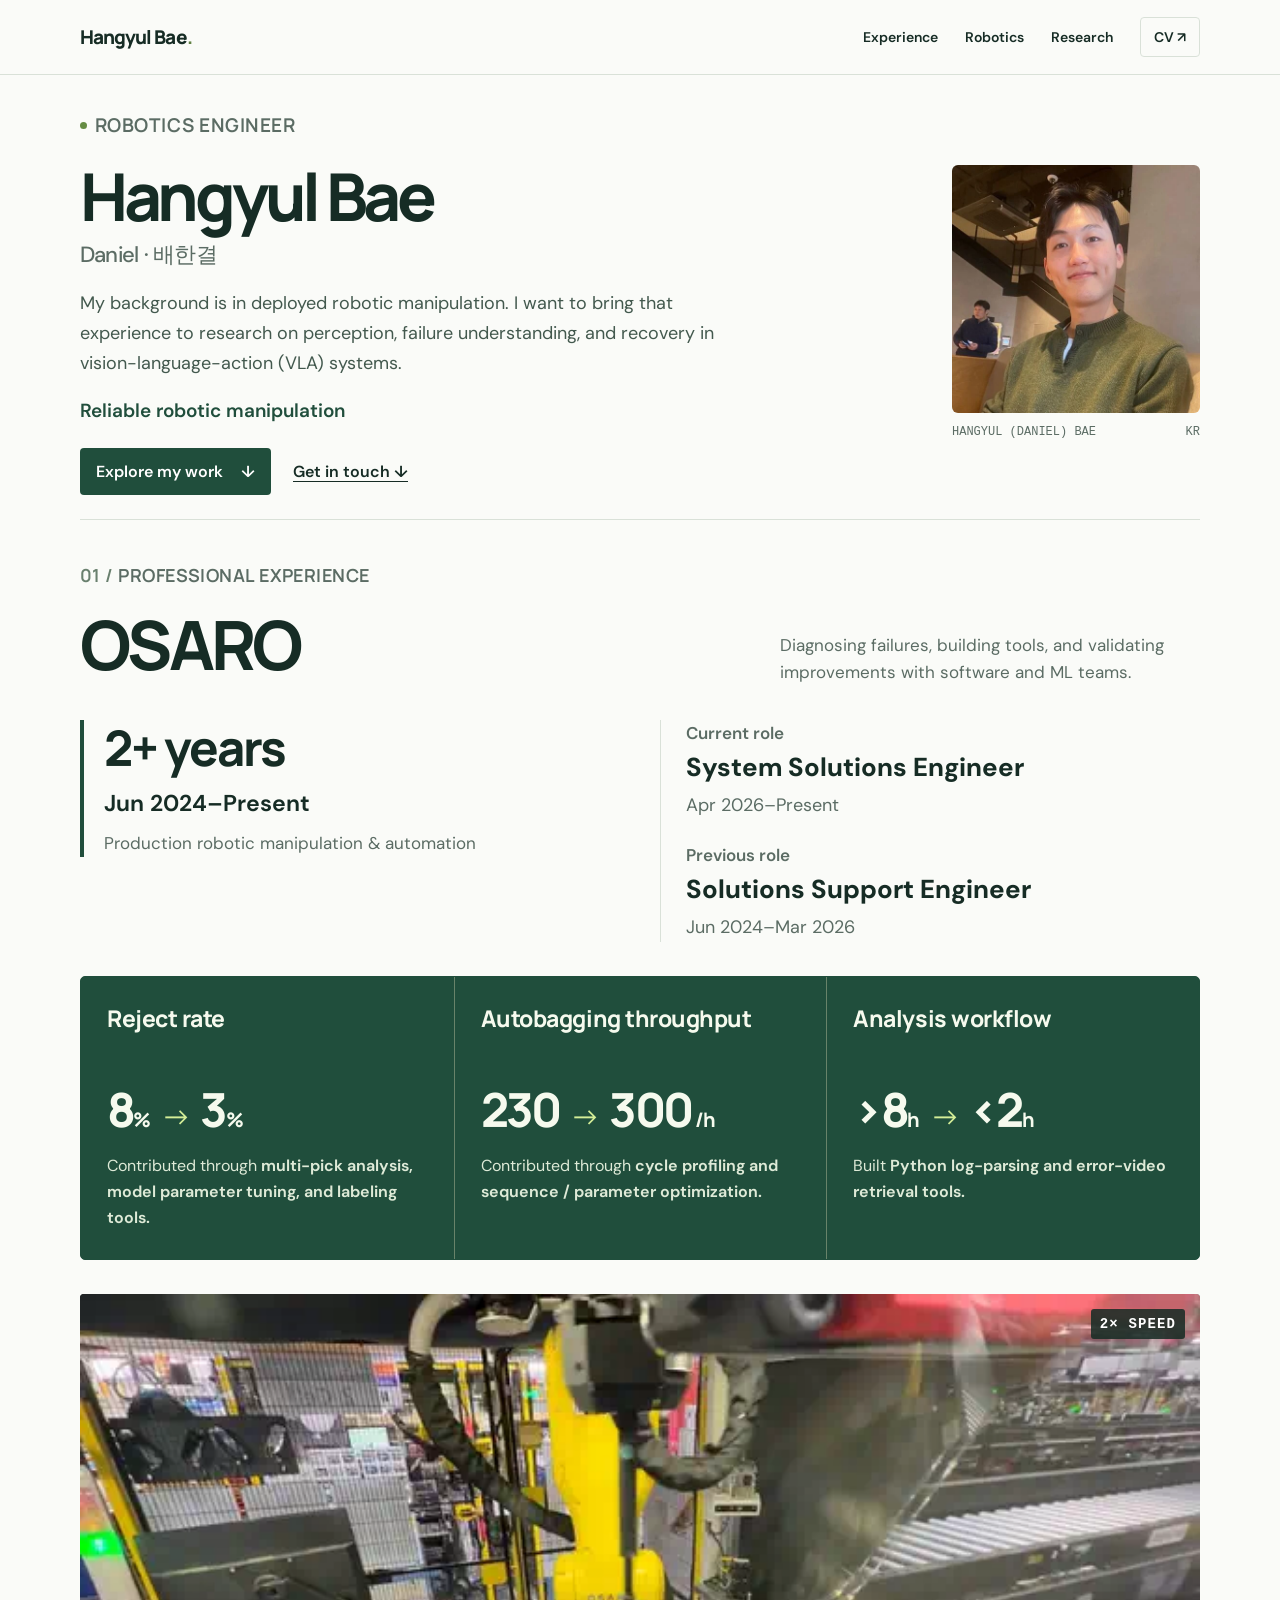
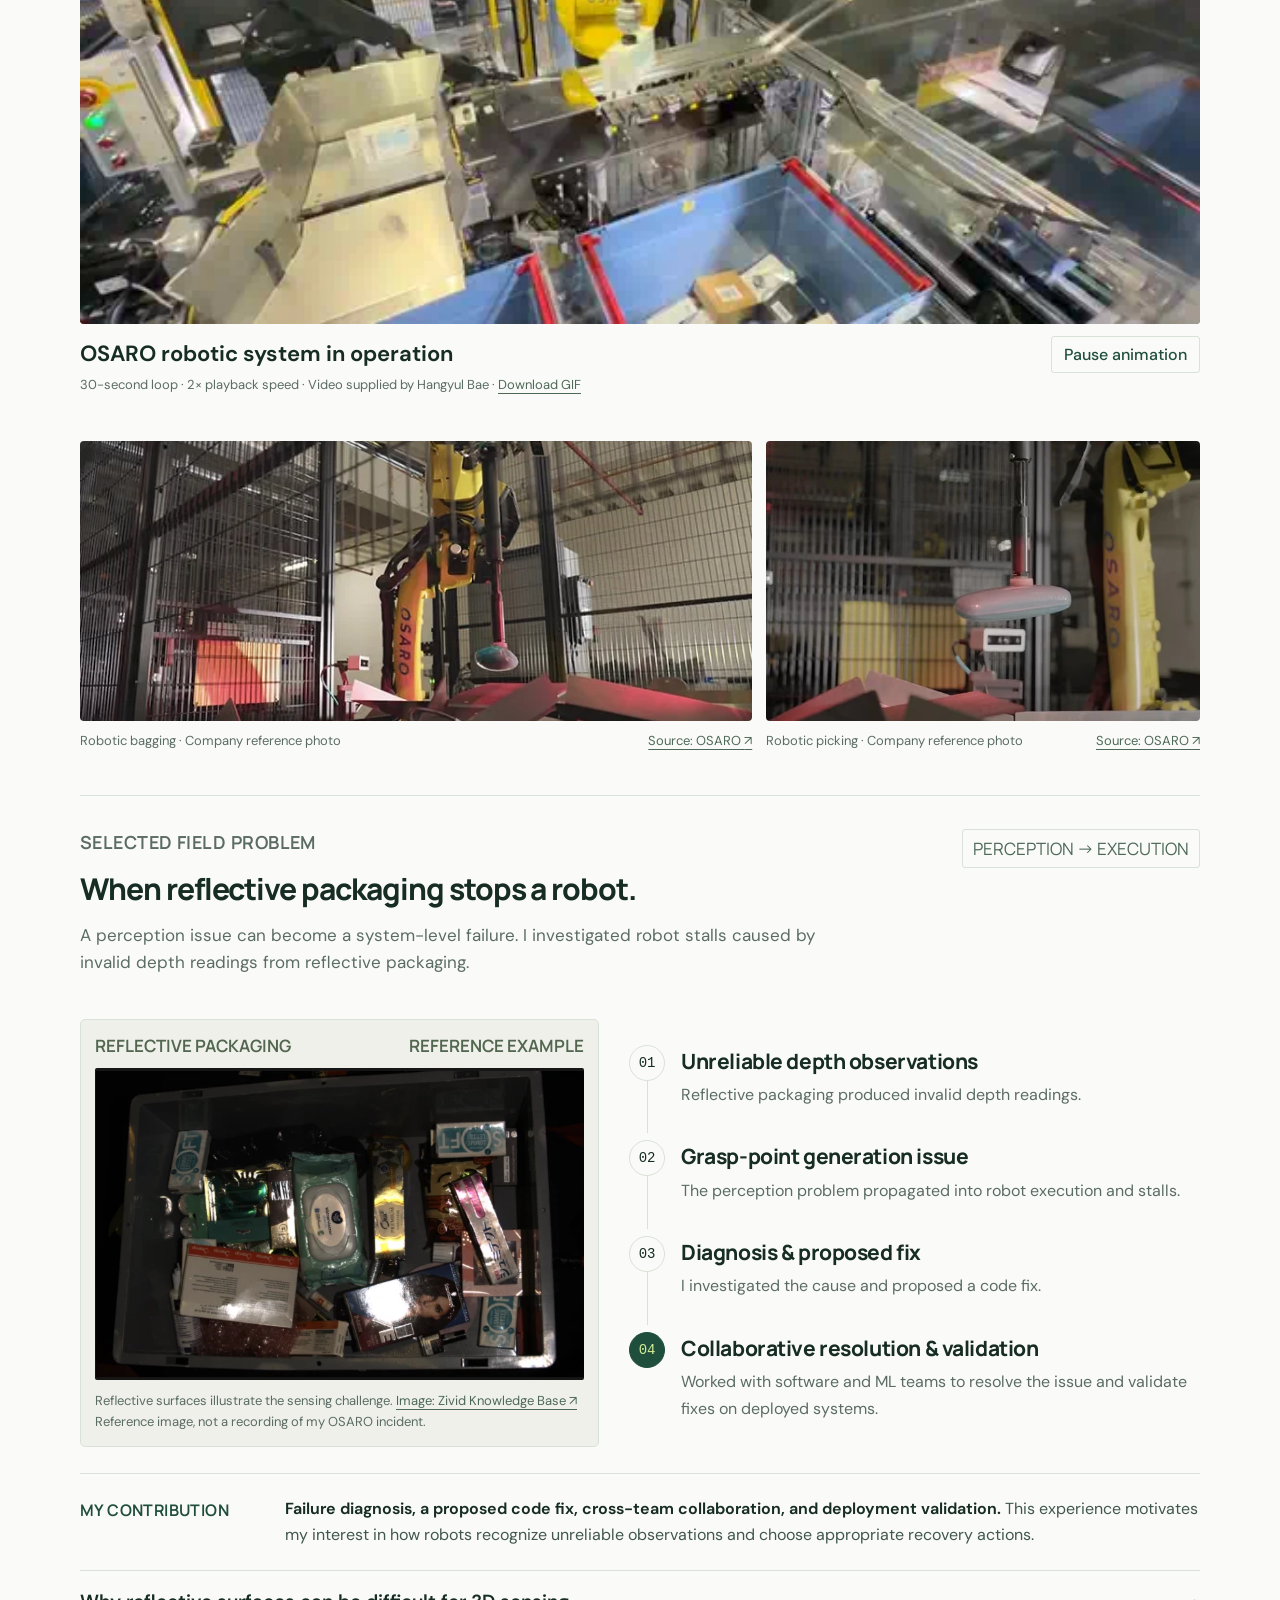
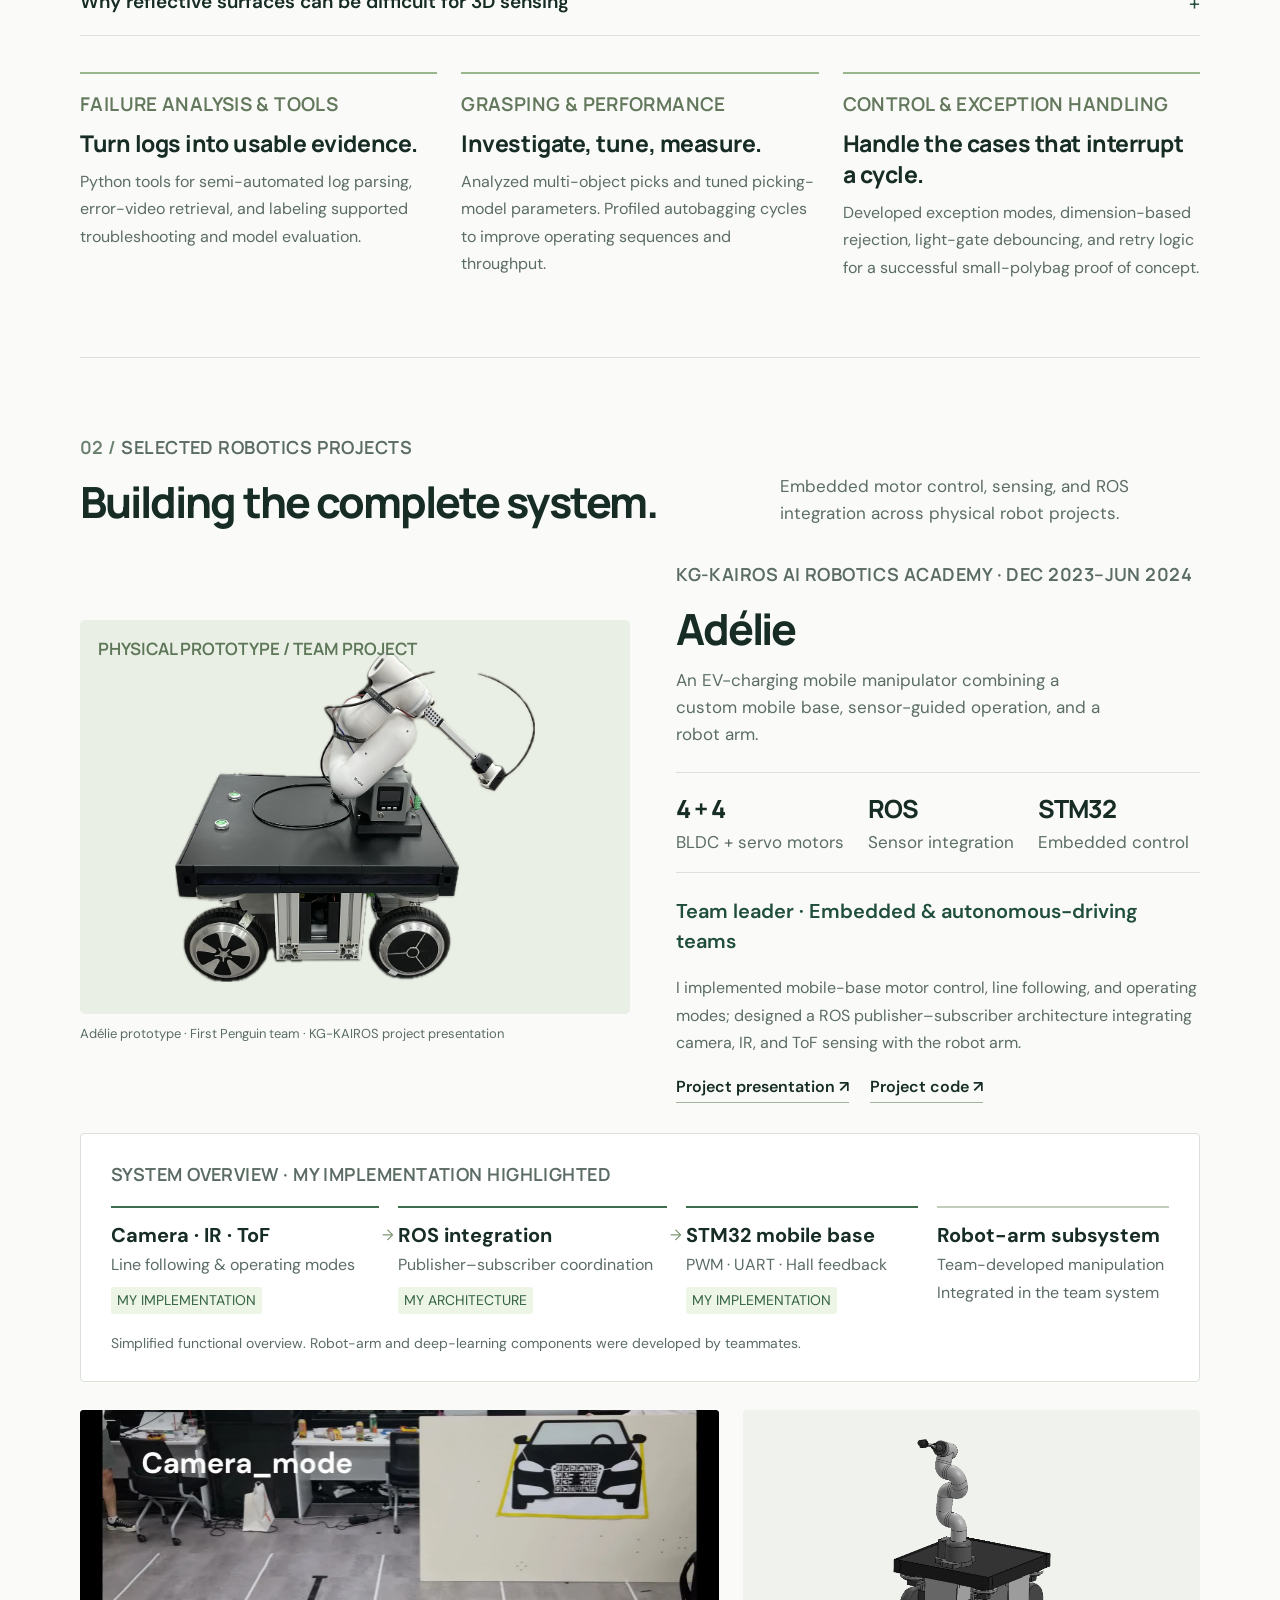
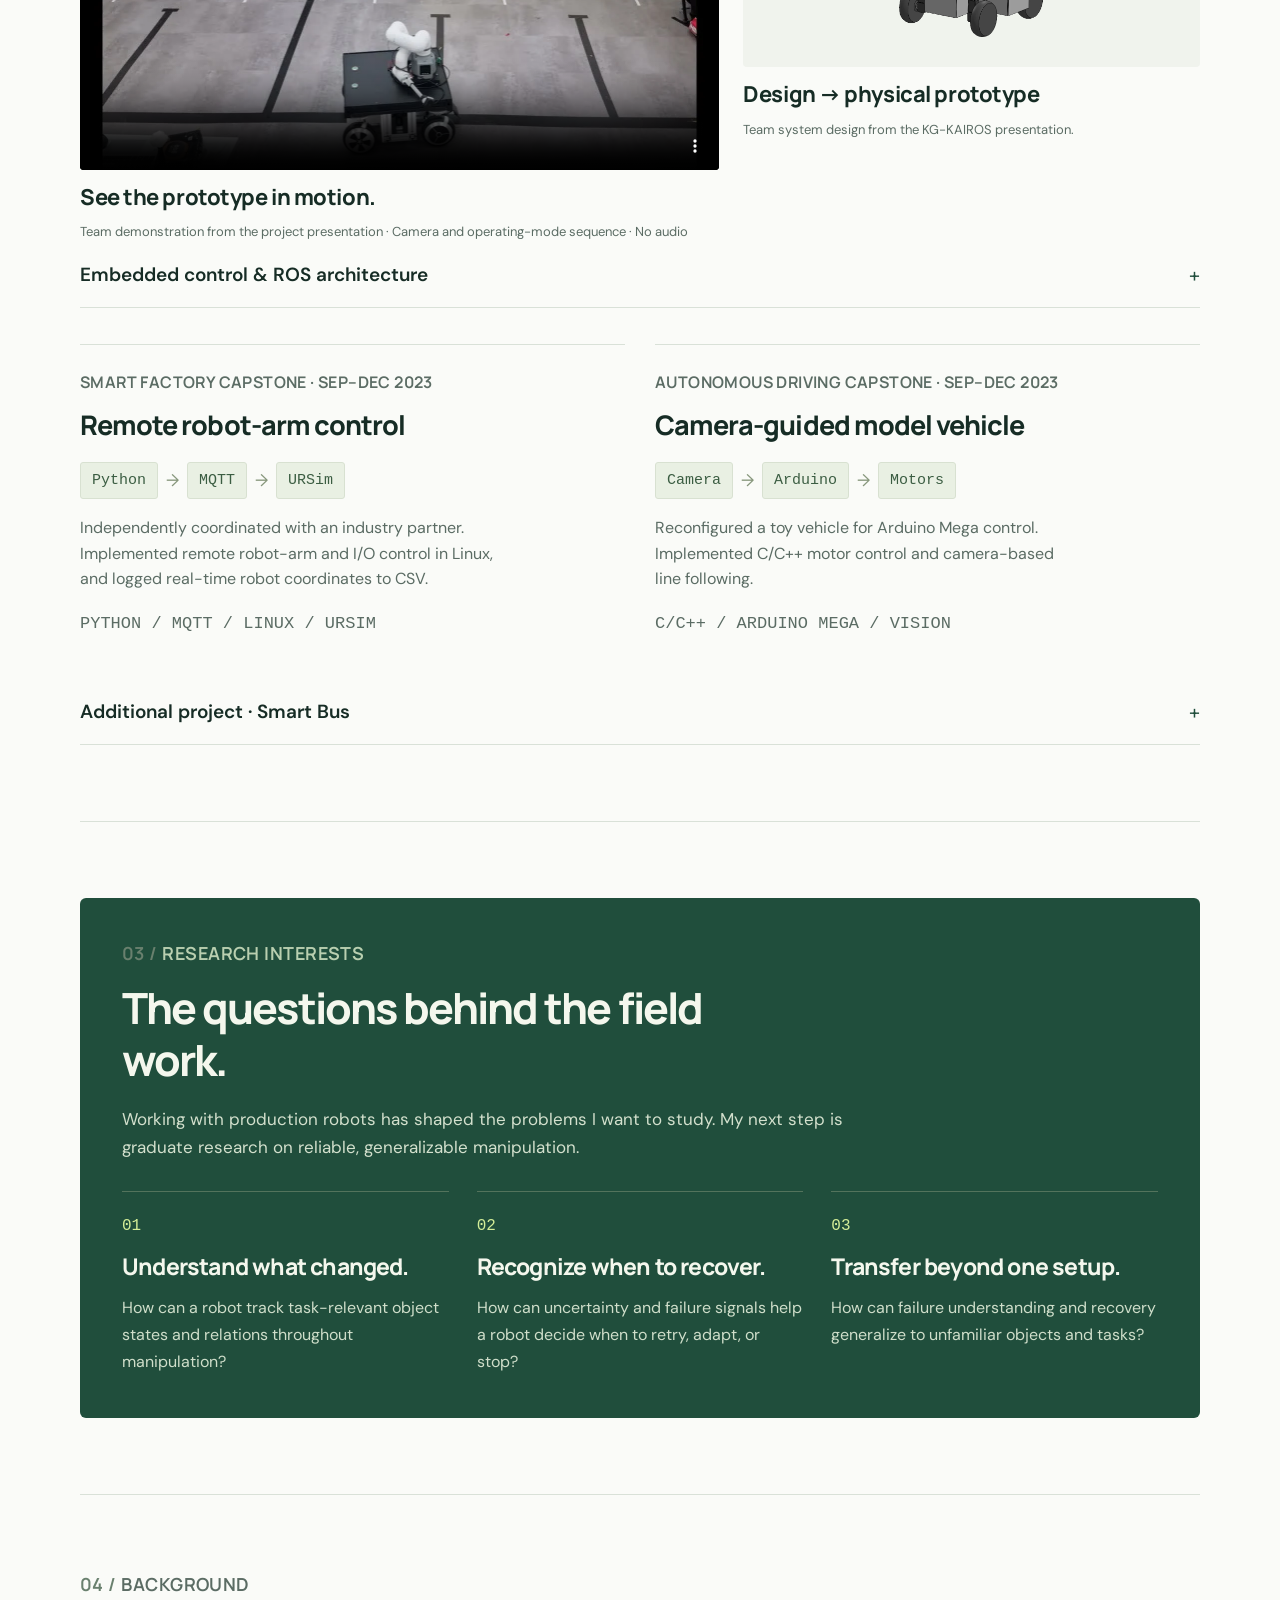
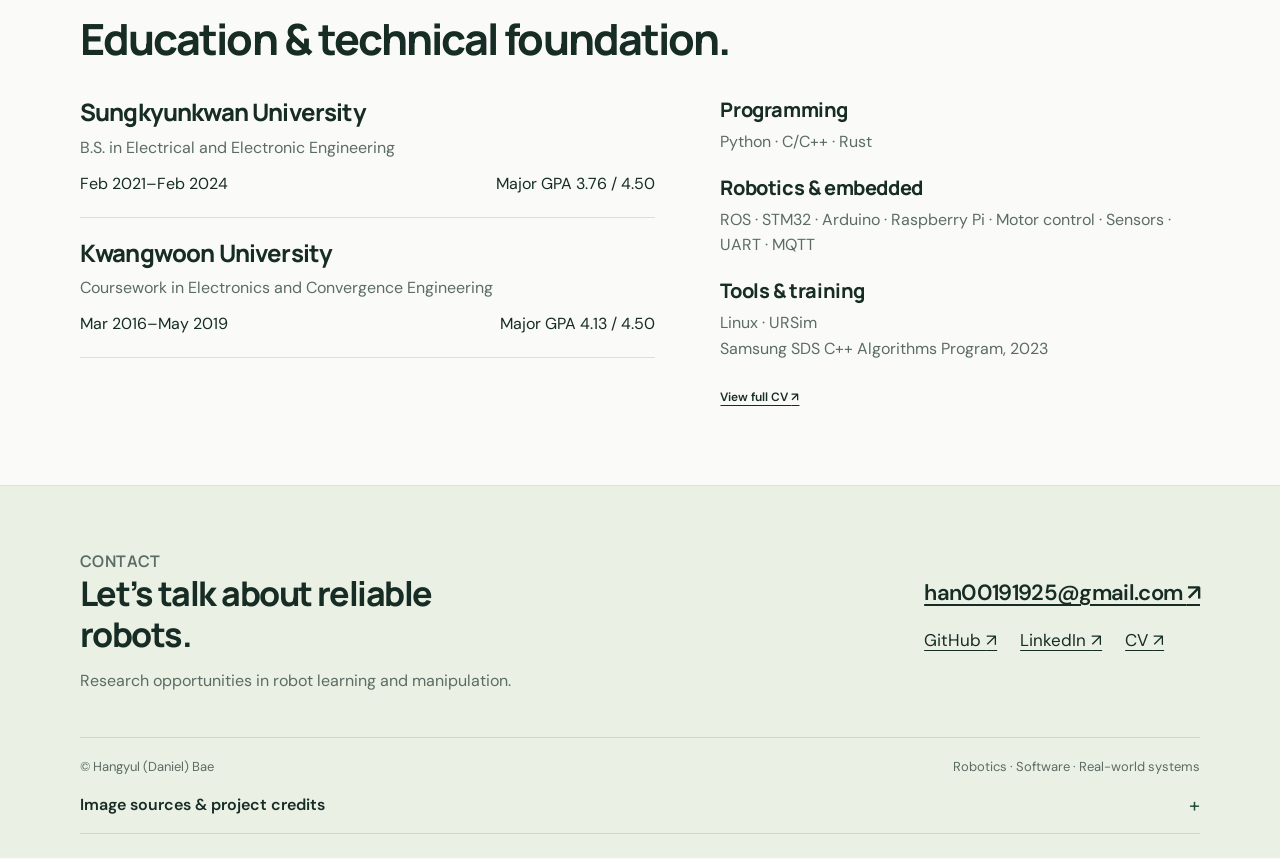
<file: index.html>
<!doctype html>
<html lang="en">
<head><meta charset="utf-8"><meta name="viewport" content="width=device-width, initial-scale=1">
<title>Hangyul (Daniel) Bae | Robotics &amp; Robot Learning</title>
<meta name="description" content="Robotics engineer at OSARO with experience in deployed manipulation, failure analysis, and embedded robotics. Research interests: Reliable robotic manipulation.">
<link rel="canonical" href="https://daniel-bhg.github.io/">
<meta property="og:type" content="website"><meta property="og:title" content="Hangyul (Daniel) Bae — Robotics &amp; Robot Learning"><meta property="og:description" content="Production robotics experience. Measured engineering contributions. Research interests in reliable robot learning."><meta property="og:image" content="https://daniel-bhg.github.io/assets/portrait.webp"><meta property="og:url" content="https://daniel-bhg.github.io/">
<link rel="icon" href="assets/favicon.svg" type="image/svg+xml"><link rel="stylesheet" href="assets/style.css"><script defer src="assets/main.js"></script></head>
<body><a class="skip" href="#main">Skip to content</a>
<header class="site-header"><nav class="wrap nav" aria-label="Main navigation"><a class="brand" href="#top">Hangyul Bae<span>.</span></a><div class="nav-links"><a href="#experience">Experience</a><a href="#projects">Robotics</a><a class="nav-research" href="#research">Research</a><a class="nav-cv" href="https://docs.google.com/document/d/1Lsef22eMFOwnUH5nZ8FyAiufPJwDx0nM/edit" target="_blank" rel="noopener noreferrer">CV <span aria-hidden="true">↗</span></a></div></nav></header>
<main id="main"><div class="wrap" id="top"><section class="hero" aria-labelledby="name"><div class="hero-main"><p class="kicker"><span class="status-dot" aria-hidden="true"></span>Robotics engineer</p><h1 id="name">Hangyul Bae</h1><p class="name-note">Daniel · 배한결</p><p class="hero-intro">My background is in deployed robotic manipulation. I want to bring that experience to research on perception, failure understanding, and recovery in vision-language-action (VLA) systems.</p><p class="focus-line">Reliable robotic manipulation</p><div class="hero-actions"><a class="button" href="#experience">Explore my work <span aria-hidden="true">↓</span></a><a href="#contact">Get in touch <span aria-hidden="true">↓</span></a></div></div><figure class="profile"><img class="profile-photo" src="assets/portrait.webp" alt="Portrait of Hangyul (Daniel) Bae" width="512" height="512" fetchpriority="high"><figcaption><span>HANGYUL (DANIEL) BAE</span><span>KR</span></figcaption></figure></section>


<section class="section" id="experience"><div class="section-head"><div><p class="kicker"><span class="section-num">01 /</span> Professional experience</p><h2 class="experience-title">OSARO</h2></div><p>Diagnosing failures, building tools, and validating improvements with software and ML teams.</p></div>
<div class="company-top"><div class="company-tenure"><strong class="tenure-value">2+ years</strong><p class="company-dates">Jun 2024–Present</p><p class="company-meta">Production robotic manipulation &amp; automation</p></div><div class="roles"><p><span class="role-label">Current role</span><strong>System Solutions Engineer</strong><span class="role-date">Apr 2026–Present</span></p><p><span class="role-label">Previous role</span><strong>Solutions Support Engineer</strong><span class="role-date">Jun 2024–Mar 2026</span></p></div></div>
<section class="metrics" aria-label="Selected engineering contributions at OSARO"><article class="metric"><h3 class="metric-title">Reject rate</h3><div class="metric-value" aria-label="Reject rate: eight percent to three percent">8<span class="unit">%</span> <span class="arrow" aria-hidden="true">→</span> 3<span class="unit">%</span></div><p>Contributed through <strong>multi-pick analysis, model parameter tuning, and labeling tools.</strong></p></article><article class="metric"><h3 class="metric-title">Autobagging throughput</h3><div class="metric-value" aria-label="Throughput: 230 to 300 units per hour">230 <span class="arrow" aria-hidden="true">→</span> 300<span class="unit"> /h</span></div><p>Contributed through <strong>cycle profiling and sequence / parameter optimization.</strong></p></article><article class="metric"><h3 class="metric-title">Analysis workflow</h3><div class="metric-value" aria-label="Analysis time: over eight hours to under two hours">&gt;8<span class="unit">h</span> <span class="arrow" aria-hidden="true">→</span> &lt;2<span class="unit">h</span></div><p>Built <strong>Python log-parsing and error-video retrieval tools.</strong></p></article></section>
<figure class="osaro-intro" data-gif-intro><div class="osaro-intro-visual" style="background-image:url('assets/osaro-intro-poster.webp?v=2');background-size:cover;background-position:center"><picture><source type="image/webp" srcset="assets/osaro-intro-poster.webp?v=2" data-animated-src="assets/osaro-intro.webp?v=2"><img src="assets/osaro-intro-poster.webp?v=2" data-animated-src="assets/osaro-intro.gif?v=2" alt="OSARO robotic system repeatedly picking and transferring items inside an automated production cell" width="720" height="406" loading="lazy"></picture><span class="intro-speed">2× SPEED</span></div><figcaption class="osaro-intro-meta"><div><p class="intro-heading">OSARO robotic system in operation</p><p class="caption">30-second loop · 2× playback speed · Video supplied by Hangyul Bae · <a href="assets/osaro-intro.gif?v=2" download>Download GIF</a></p></div><button class="intro-toggle" type="button" aria-pressed="false" hidden>Play animation</button></figcaption></figure>
<div class="company-photos"><figure><img src="assets/osaro-zenni-bagging.webp" alt="OSARO robotic bagging system in a production cell at Zenni Optical" width="720" height="404" loading="lazy"><figcaption class="caption"><span>Robotic bagging · Company reference photo</span><a href="https://www.osaro.com/blog/how-do-robotic-bagging-systems-work" target="_blank" rel="noopener noreferrer">Source: OSARO <span aria-hidden="true">↗</span></a></figcaption></figure><figure><img src="assets/osaro-zenni-picking.webp" alt="Close-up of an OSARO robot using suction to pick an item" width="720" height="407" loading="lazy"><figcaption class="caption"><span>Robotic picking · Company reference photo</span><a href="https://www.osaro.com/blog/what-to-look-for-in-flexible-robotic-picking-systems" target="_blank" rel="noopener noreferrer">Source: OSARO <span aria-hidden="true">↗</span></a></figcaption></figure></div>

<article class="case"><div class="case-title"><div><p class="kicker">Selected field problem</p><h3>When reflective packaging stops a robot.</h3><p class="case-intro">A perception issue can become a system-level failure. I investigated robot stalls caused by invalid depth readings from reflective packaging.</p></div><span class="case-tag">PERCEPTION → EXECUTION</span></div>
<div class="failure-layout"><figure class="reference-photo"><div class="reference-label"><span>REFLECTIVE PACKAGING</span><span>REFERENCE EXAMPLE</span></div><img src="assets/zivid-reflective-packaging.webp" alt="Manufacturer reference showing glossy and reflective packages in a picking tote" width="709" height="452" loading="lazy"><figcaption class="caption">Reflective surfaces illustrate the sensing challenge. <a href="https://support.zivid.com/en/latest/camera/academy/applications/piece-picking/application-requirements.html" target="_blank" rel="noopener noreferrer">Image: Zivid Knowledge Base <span aria-hidden="true">↗</span></a><br>Reference image, not a recording of my OSARO incident.</figcaption></figure>
<div class="flow" aria-label="Failure mechanism and engineering response"><div class="flow-step"><span class="flow-n">01</span><div><h4>Unreliable depth observations</h4><p>Reflective packaging produced invalid depth readings.</p></div></div><div class="flow-step"><span class="flow-n">02</span><div><h4>Grasp-point generation issue</h4><p>The perception problem propagated into robot execution and stalls.</p></div></div><div class="flow-step"><span class="flow-n">03</span><div><h4>Diagnosis &amp; proposed fix</h4><p>I investigated the cause and proposed a code fix.</p></div></div><div class="flow-step"><span class="flow-n">04</span><div><h4>Collaborative resolution &amp; validation</h4><p>Worked with software and ML teams to resolve the issue and validate fixes on deployed systems.</p></div></div></div></div>
<div class="contribution"><p class="kicker">My contribution</p><p><strong>Failure diagnosis, a proposed code fix, cross-team collaboration, and deployment validation.</strong> This experience motivates my interest in how robots recognize unreliable observations and choose appropriate recovery actions.</p></div>
<details><summary>Why reflective surfaces can be difficult for 3D sensing</summary><div class="detail-body"><p>Reflections and bright spots can create incomplete or distorted 3D observations. This manufacturer example illustrates one sensing failure mechanism; it is not diagnostic data from the incident described above.</p><figure class="depth-reference"><img src="assets/zivid-blooming-missing-depth.webp" alt="Zivid reference demonstration with a bright scene above and a point cloud containing missing depth data below" width="371" height="458" loading="lazy"><figcaption><h4>Missing observations, visible in the point cloud.</h4><p>The lower panel has a missing-data region in a separate manufacturer demonstration of blooming.</p><p class="caption"><a href="https://support.zivid.com/en/2026.09/camera/support/how-to-deal-with-blooming-bright-spots-in-the-point-cloud.html" target="_blank" rel="noopener noreferrer">Reference image and explanation: Zivid Knowledge Base <span aria-hidden="true">↗</span></a></p></figcaption></figure></div></details>
</article>
<div class="work-strip"><article><span class="small-label">Failure analysis &amp; tools</span><h4>Turn logs into usable evidence.</h4><p>Python tools for semi-automated log parsing, error-video retrieval, and labeling supported troubleshooting and model evaluation.</p></article><article><span class="small-label">Grasping &amp; performance</span><h4>Investigate, tune, measure.</h4><p>Analyzed multi-object picks and tuned picking-model parameters. Profiled autobagging cycles to improve operating sequences and throughput.</p></article><article><span class="small-label">Control &amp; exception handling</span><h4>Handle the cases that interrupt a cycle.</h4><p>Developed exception modes, dimension-based rejection, light-gate debouncing, and retry logic for a successful small-polybag proof of concept.</p></article></div></section>

<section class="section" id="projects"><div class="section-head"><div><p class="kicker"><span class="section-num">02 /</span> Selected robotics projects</p><h2>Building the complete system.</h2></div><p>Embedded motor control, sensing, and ROS integration across physical robot projects.</p></div>
<article><div class="project-hero"><figure><div class="project-image"><span class="image-corner">PHYSICAL PROTOTYPE / TEAM PROJECT</span><img src="assets/adelie-robot.webp" alt="Adélie mobile robot prototype with a four-wheel mobile base and a robot arm for an EV-charging project" width="986" height="905" loading="lazy"></div><figcaption class="caption">Adélie prototype · First Penguin team · KG-KAIROS project presentation</figcaption></figure><div class="project-info"><p class="kicker">KG-KAIROS AI Robotics Academy · Dec 2023–Jun 2024</p><h3>Adélie</h3><p class="project-deck">An EV-charging mobile manipulator combining a custom mobile base, sensor-guided operation, and a robot arm.</p><div class="project-facts"><div><strong>4 + 4</strong><span>BLDC + servo motors</span></div><div><strong>ROS</strong><span>Sensor integration</span></div><div><strong>STM32</strong><span>Embedded control</span></div></div><p class="role-label">Team leader · Embedded &amp; autonomous-driving teams</p><p class="role-copy">I implemented mobile-base motor control, line following, and operating modes; designed a ROS publisher–subscriber architecture integrating camera, IR, and ToF sensing with the robot arm.</p><div class="text-links"><a href="https://docs.google.com/presentation/d/1Fp82x6R9tXRKJ5_VaKNEOsnwjA10qX60/edit" target="_blank" rel="noopener noreferrer">Project presentation <span aria-hidden="true">↗</span></a><a href="https://github.com/Daniel-BHG/KG-Kairos_1st" target="_blank" rel="noopener noreferrer">Project code <span aria-hidden="true">↗</span></a></div></div></div>
<div class="robot-system"><p class="kicker">System overview · My implementation highlighted</p><div class="system-row"><div class="system-node mine"><strong>Camera · IR · ToF</strong><span>Line following &amp; operating modes</span><span class="owned">MY IMPLEMENTATION</span></div><div class="system-node mine"><strong>ROS integration</strong><span>Publisher–subscriber coordination</span><span class="owned">MY ARCHITECTURE</span></div><div class="system-outputs"><div class="system-node mine"><strong>STM32 mobile base</strong><span>PWM · UART · Hall feedback</span><span class="owned">MY IMPLEMENTATION</span></div><div class="system-node"><strong>Robot-arm subsystem</strong><span>Team-developed manipulation</span><span>Integrated in the team system</span></div></div></div><p class="system-note">Simplified functional overview. Robot-arm and deep-learning components were developed by teammates.</p></div>
<div class="project-media"><figure><div class="video-shell"><video controls playsinline preload="none" poster="assets/adelie-demo-poster.webp" aria-label="Adélie team demonstration of sensor-guided driving and operating modes"><source src="assets/adelie-demo.mp4" type="video/mp4">Your browser does not support embedded video. <a href="assets/adelie-demo.mp4">Open the project demonstration</a>.</video></div><h4>See the prototype in motion.</h4><figcaption class="caption">Team demonstration from the project presentation · Camera and operating-mode sequence · No audio</figcaption></figure><figure><div class="media-side"><img src="assets/adelie-design.webp" alt="CAD design of the Adélie mobile manipulator" width="620" height="777" loading="lazy"></div><h4>Design → physical prototype</h4><figcaption class="caption">Team system design from the KG-KAIROS presentation.</figcaption></figure></div>
<details><summary>Embedded control &amp; ROS architecture</summary><div class="detail-body"><p><strong>Motor control:</strong> Four BLDC and four servo motors, using PWM, UART interrupts, Hall-sensor feedback, and proportional speed control for mobile-base maneuvers.</p><p><strong>Operating sequence:</strong> Camera → IR → zero-turn → ToF → robot-arm mode. The architecture coordinates separate operating modes.</p><figure class="architecture"><img src="assets/adelie-ros.webp" alt="Original ROS architecture diagram from the Adélie project presentation, with the autonomous-driving components shown in blue" width="2110" height="1028" loading="lazy"><figcaption class="caption">Original team architecture diagram · Korean annotations retained from the project presentation.</figcaption></figure></div></details></article>
<div class="other-projects"><article class="other-project"><p class="kicker">Smart Factory Capstone · Sep–Dec 2023</p><h3>Remote robot-arm control</h3><div class="mini-flow" aria-label="System overview: Python commands through MQTT to URSim"><span>Python</span><i aria-hidden="true">→</i><span>MQTT</span><i aria-hidden="true">→</i><span>URSim</span></div><p>Independently coordinated with an industry partner. Implemented remote robot-arm and I/O control in Linux, and logged real-time robot coordinates to CSV.</p><p class="tech-line">PYTHON / MQTT / LINUX / URSIM</p></article><article class="other-project"><p class="kicker">Autonomous Driving Capstone · Sep–Dec 2023</p><h3>Camera-guided model vehicle</h3><div class="mini-flow" aria-label="System overview: camera input through Arduino to motor control"><span>Camera</span><i aria-hidden="true">→</i><span>Arduino</span><i aria-hidden="true">→</i><span>Motors</span></div><p>Reconfigured a toy vehicle for Arduino Mega control. Implemented C/C++ motor control and camera-based line following.</p><p class="tech-line">C/C++ / ARDUINO MEGA / VISION</p></article></div>
<details><summary>Additional project · Smart Bus</summary><div class="detail-body">Engineering Design Project · Mar–Jun 2023. Used a Raspberry Pi for face recognition and boarding records, and implemented automated email fare notifications.</div></details></section>

<section class="section" id="research"><div class="research"><p class="kicker"><span class="section-num">03 /</span> Research interests</p><h2>The questions behind the field work.</h2><p class="research-intro">Working with production robots has shaped the problems I want to study. My next step is graduate research on reliable, generalizable manipulation.</p><div class="research-questions"><article><span class="question-n">01</span><h3>Understand what changed.</h3><p>How can a robot track task-relevant object states and relations throughout manipulation?</p></article><article><span class="question-n">02</span><h3>Recognize when to recover.</h3><p>How can uncertainty and failure signals help a robot decide when to retry, adapt, or stop?</p></article><article><span class="question-n">03</span><h3>Transfer beyond one setup.</h3><p>How can failure understanding and recovery generalize to unfamiliar objects and tasks?</p></article></div></div></section>

<section class="section" id="education"><div class="section-head"><div><p class="kicker"><span class="section-num">04 /</span> Background</p><h2>Education &amp; technical foundation.</h2></div></div><div class="background-grid"><div><article class="education-item"><h3>Sungkyunkwan University</h3><p>B.S. in Electrical and Electronic Engineering</p><div class="school-meta"><span>Feb 2021–Feb 2024</span><span>Major GPA 3.76 / 4.50</span></div></article><article class="education-item"><h3>Kwangwoon University</h3><p>Coursework in Electronics and Convergence Engineering</p><div class="school-meta"><span>Mar 2016–May 2019</span><span>Major GPA 4.13 / 4.50</span></div></article></div><div><div class="skill-group"><h4>Programming</h4><p>Python · C/C++ · Rust</p></div><div class="skill-group"><h4>Robotics &amp; embedded</h4><p>ROS · STM32 · Arduino · Raspberry Pi · Motor control · Sensors · UART · MQTT</p></div><div class="skill-group"><h4>Tools &amp; training</h4><p>Linux · URSim<br>Samsung SDS C++ Algorithms Program, 2023</p></div><a class="text-link" style="font-size:12px;font-weight:600" href="https://docs.google.com/document/d/1Lsef22eMFOwnUH5nZ8FyAiufPJwDx0nM/edit" target="_blank" rel="noopener noreferrer">View full CV <span aria-hidden="true">↗</span></a></div></div></section></div></main>

<footer class="contact-section" id="contact"><div class="wrap"><div class="contact-row"><div><p class="kicker">Contact</p><h2>Let’s talk about reliable robots.</h2><p>Research opportunities in robot learning and manipulation.</p></div><div class="contact-info"><a class="contact-email" href="mailto:han00191925@gmail.com">han00191925@gmail.com <span aria-hidden="true">↗</span></a><div class="contact-links"><a href="https://github.com/Daniel-BHG" target="_blank" rel="noopener noreferrer">GitHub <span aria-hidden="true">↗</span></a><a href="https://www.linkedin.com/in/daniel-bae-68aa1a230/" target="_blank" rel="noopener noreferrer">LinkedIn <span aria-hidden="true">↗</span></a><a href="https://docs.google.com/document/d/1Lsef22eMFOwnUH5nZ8FyAiufPJwDx0nM/edit" target="_blank" rel="noopener noreferrer">CV <span aria-hidden="true">↗</span></a></div></div></div><div class="footer"><span>© Hangyul (Daniel) Bae</span><span>Robotics · Software · Real-world systems</span></div><details><summary class="credits-summary">Image sources &amp; project credits</summary><div class="credits-body"><ul><li>Profile photograph supplied by Hangyul Bae.</li><li>OSARO introduction animation: video supplied by Hangyul Bae, accelerated to 2× speed for an approximately 30-second loop.</li><li>OSARO company reference photographs: <a href="https://www.osaro.com/blog/how-do-robotic-bagging-systems-work" target="_blank" rel="noopener noreferrer">robotic bagging</a> and <a href="https://www.osaro.com/blog/what-to-look-for-in-flexible-robotic-picking-systems" target="_blank" rel="noopener noreferrer">robotic picking</a>. These illustrate the company’s systems and are not presented as photographs of my specific deployment.</li><li>Reflective-packaging and missing-depth reference images: <a href="https://support.zivid.com/en/latest/camera/academy/applications/piece-picking/application-requirements.html" target="_blank" rel="noopener noreferrer">Zivid Knowledge Base</a> and <a href="https://support.zivid.com/en/2026.09/camera/support/how-to-deal-with-blooming-bright-spots-in-the-point-cloud.html" target="_blank" rel="noopener noreferrer">blooming demonstration</a>. © Zivid AS. Separate manufacturer examples, not incident data.</li><li>Adélie prototype, CAD, ROS diagram, and team video: First Penguin / KG-KAIROS <a href="https://docs.google.com/presentation/d/1Fp82x6R9tXRKJ5_VaKNEOsnwjA10qX60/edit" target="_blank" rel="noopener noreferrer">project presentation</a>. Team components and personal contributions are identified separately.</li></ul></div></details></div></footer></body></html>
</file>
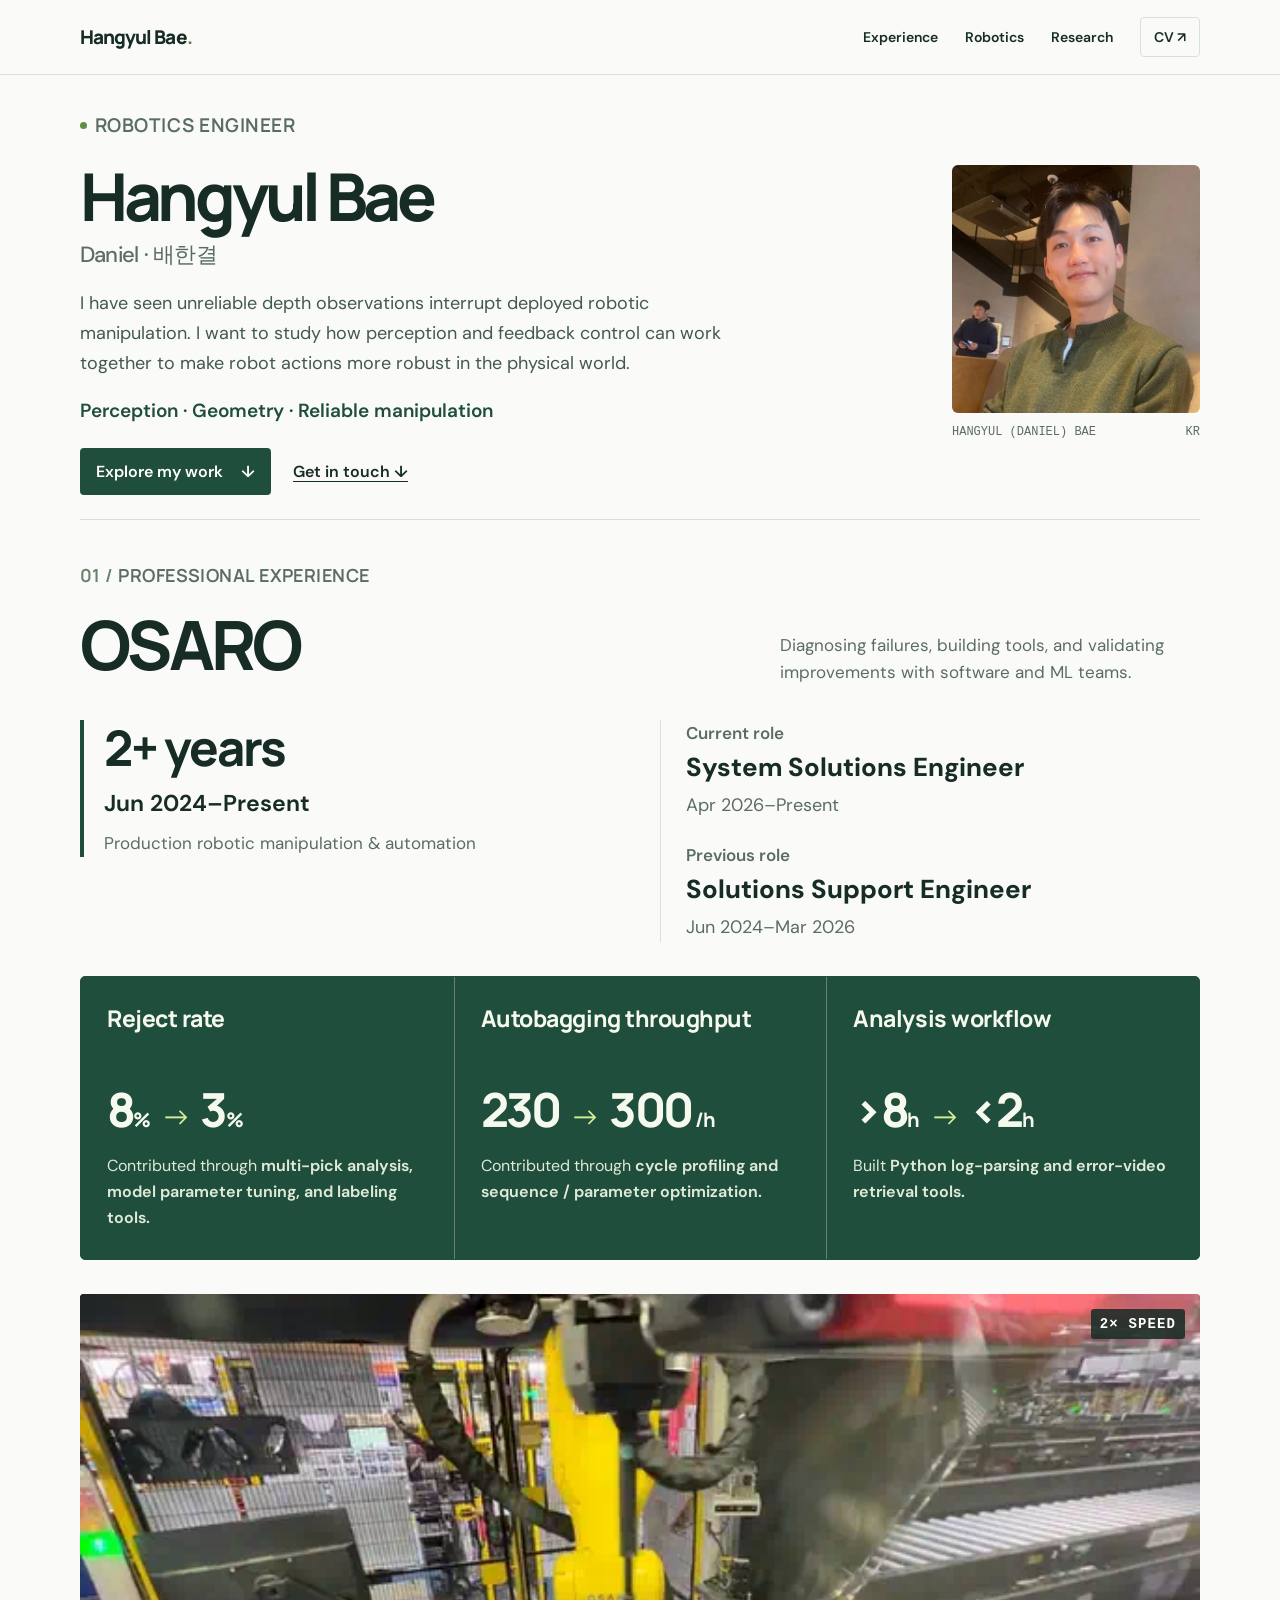
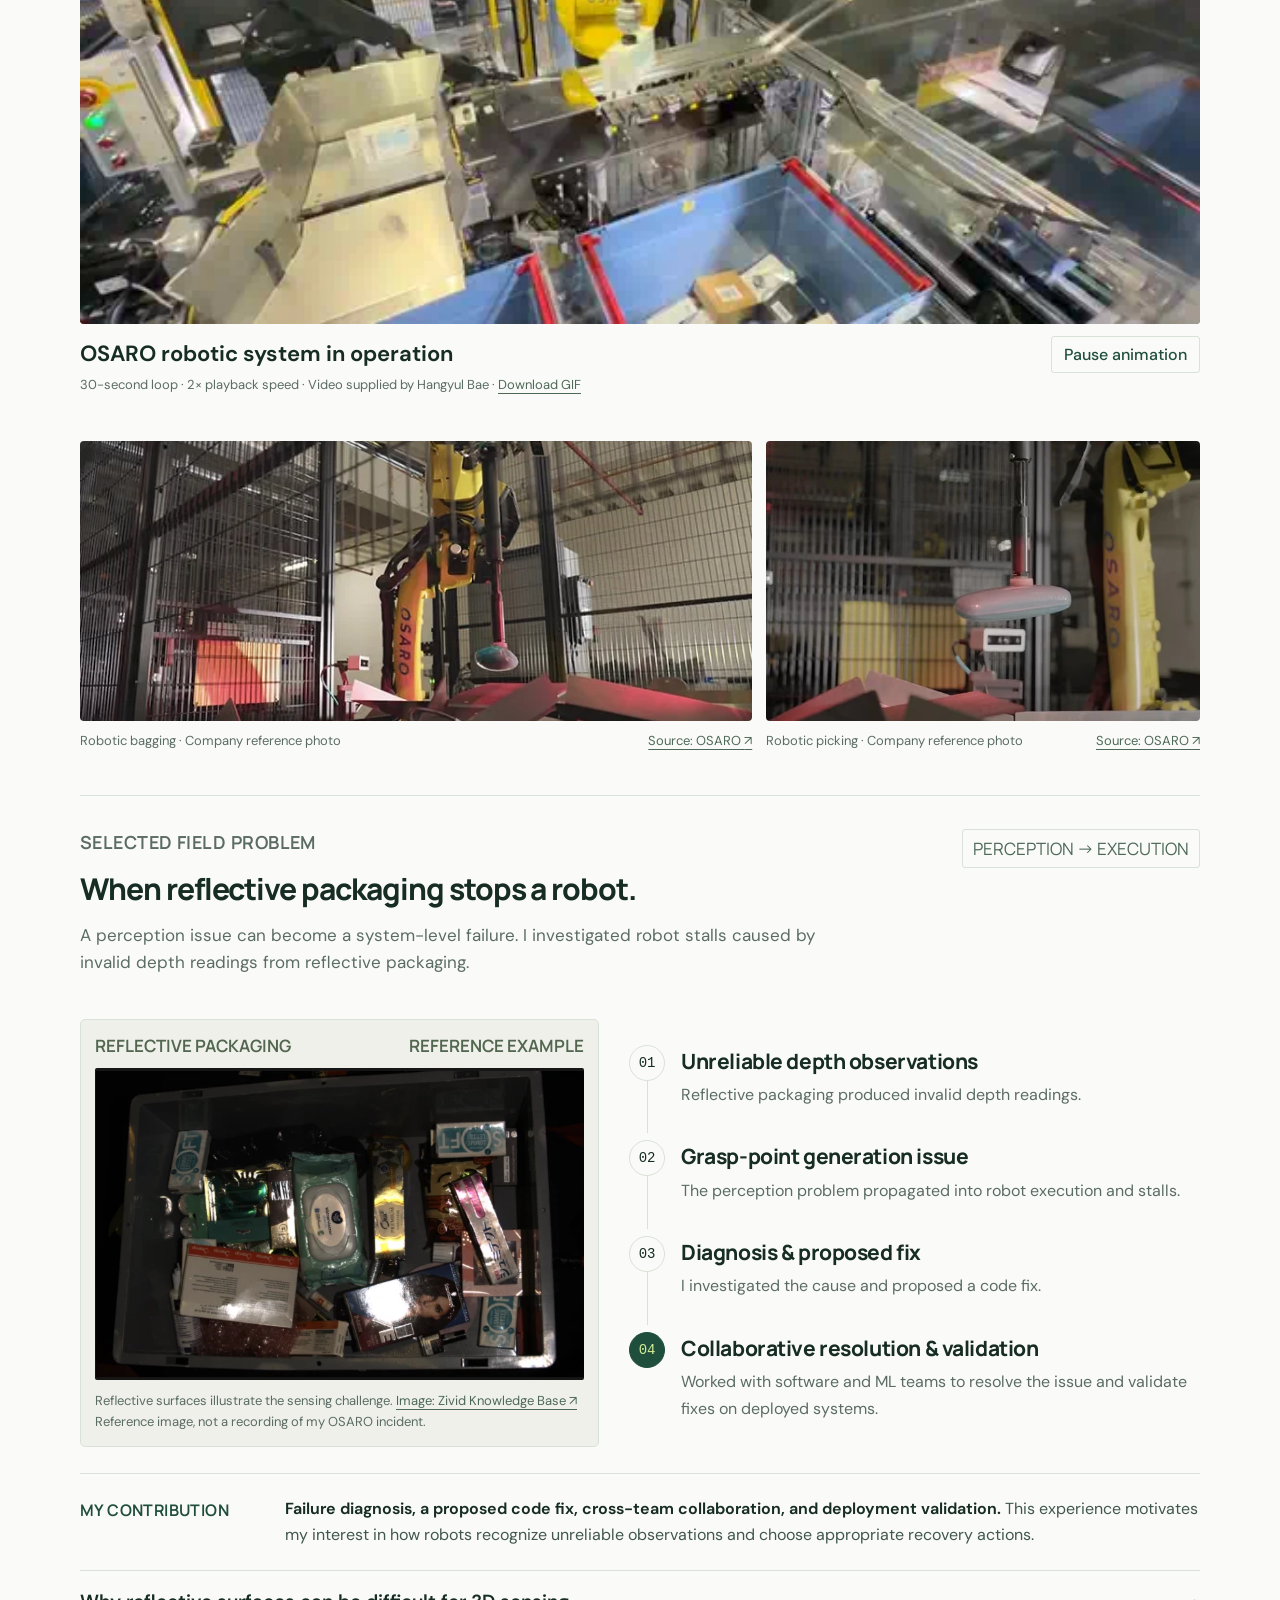
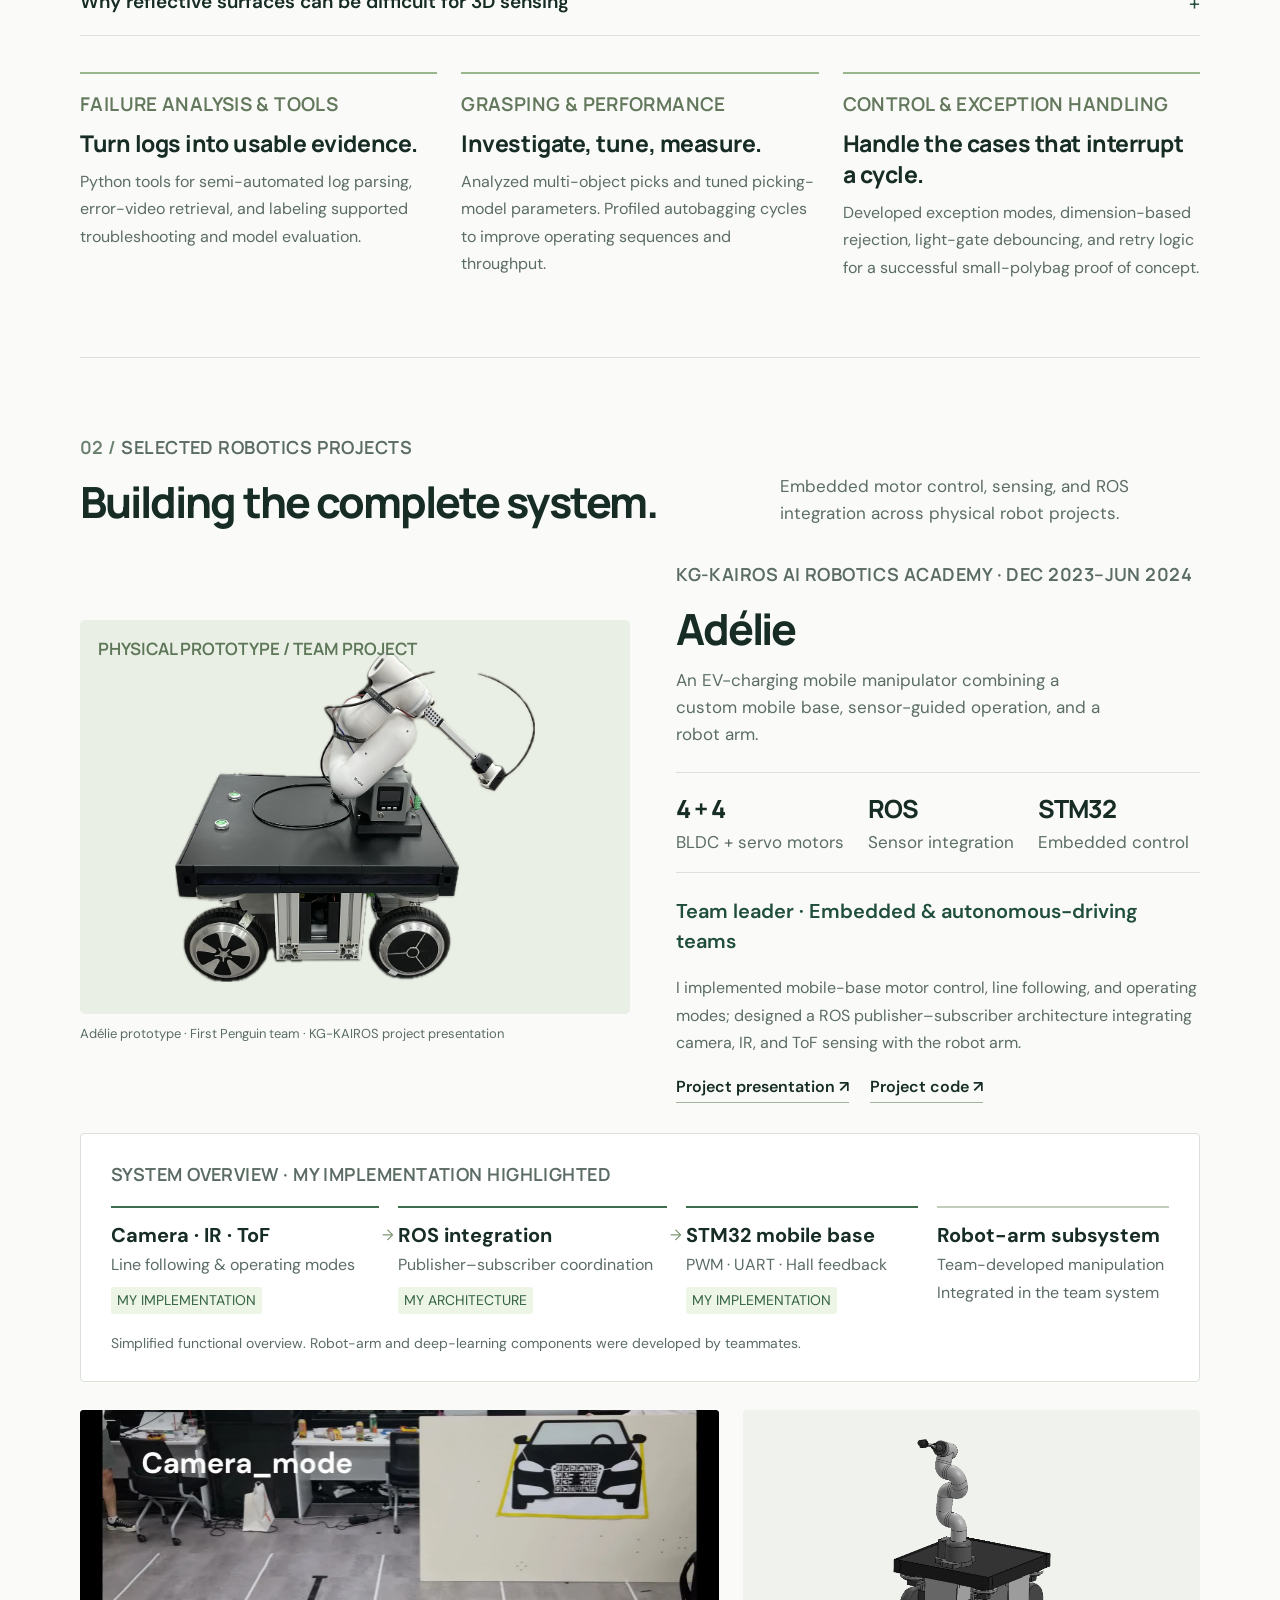
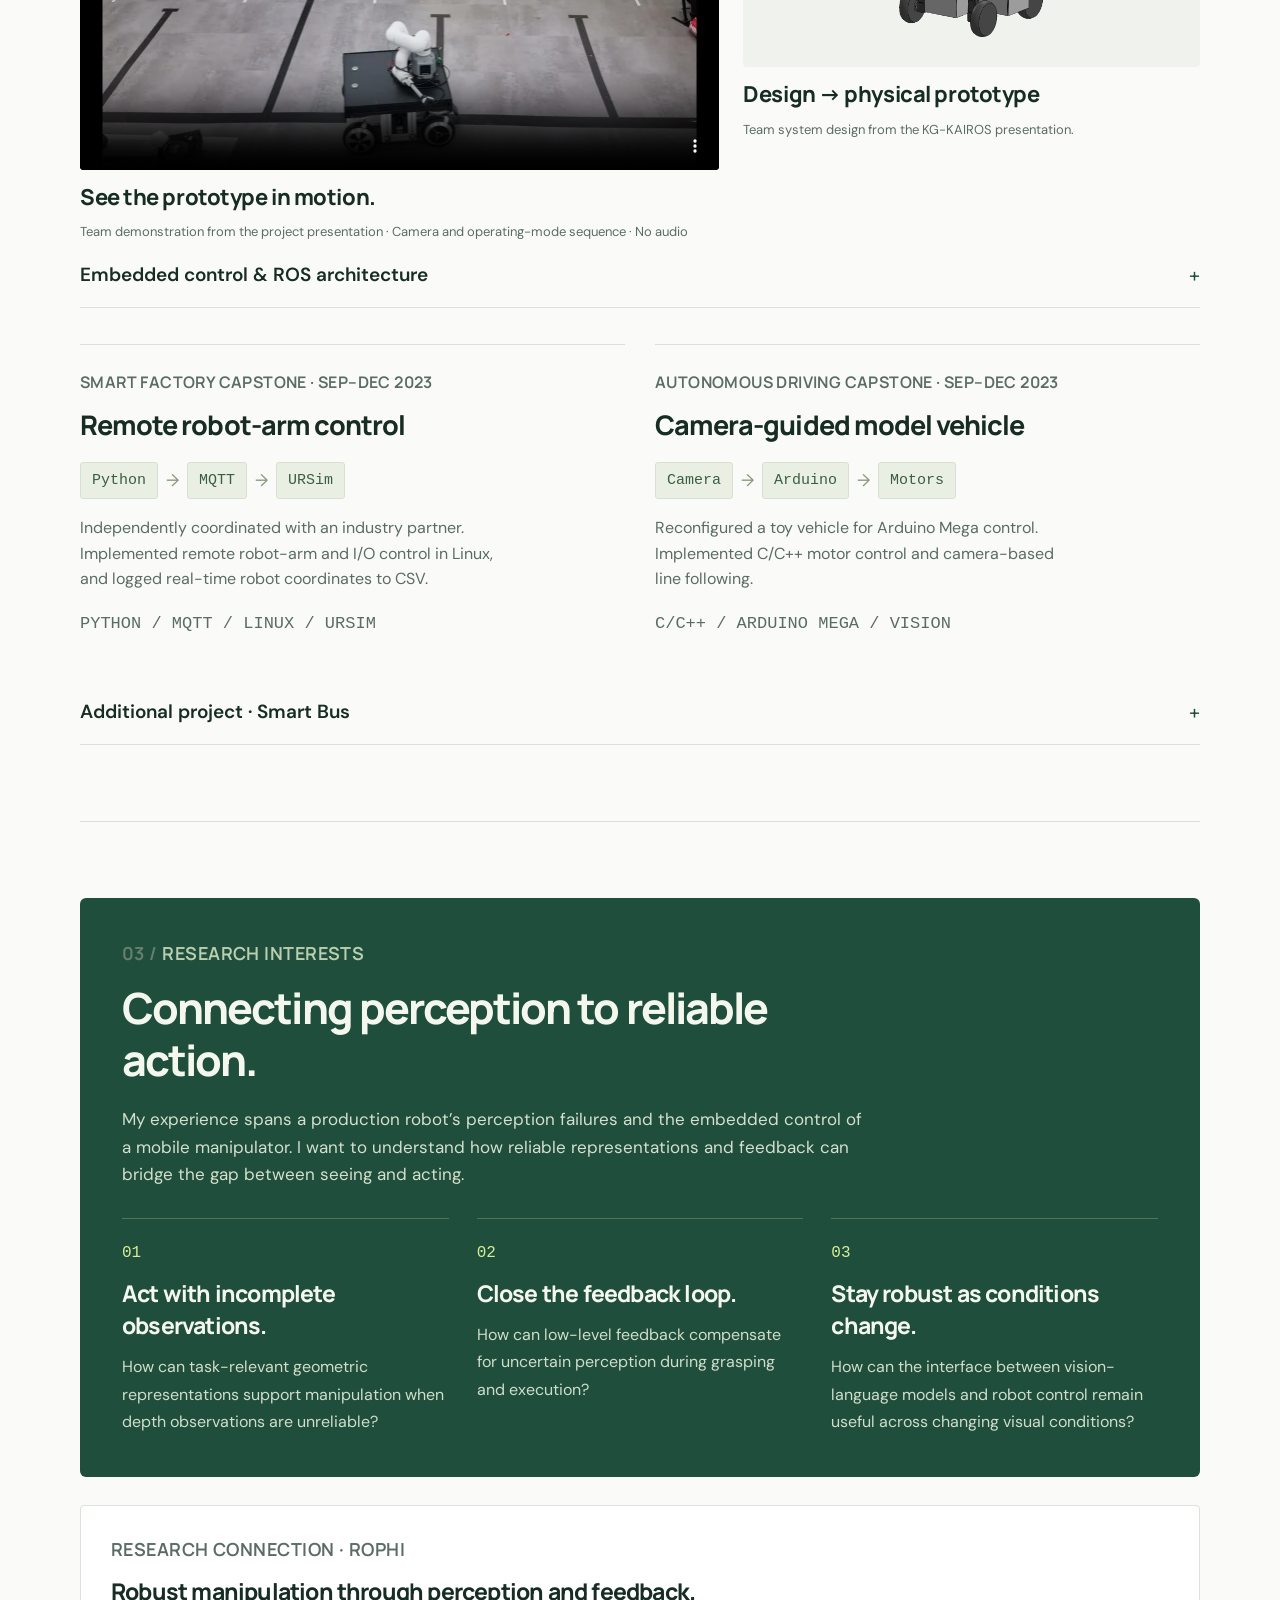
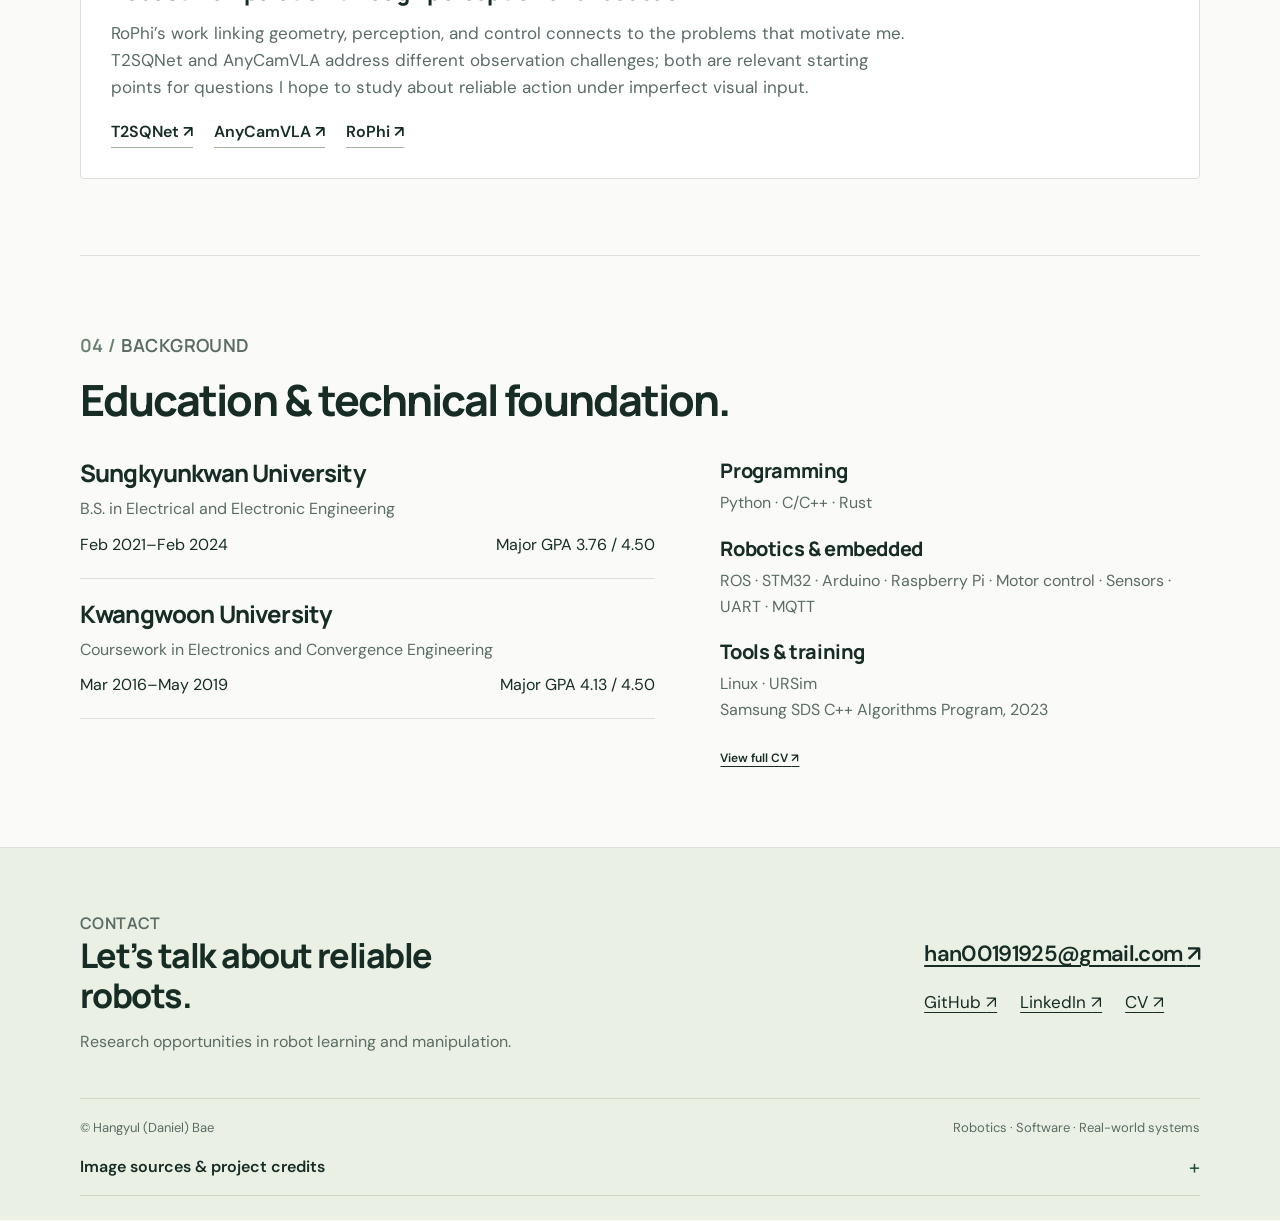
<file: rophi/index.html>
<!doctype html>
<html lang="en">
<head><meta charset="utf-8"><meta name="viewport" content="width=device-width, initial-scale=1">
<title>Hangyul (Daniel) Bae | Robotics &amp; Robot Learning</title>
<meta name="description" content="Robotics engineer at OSARO with experience in deployed manipulation, failure analysis, and embedded robotics. Research interests: Perception · Geometry · Reliable manipulation.">
<meta name="robots" content="noindex, nofollow"><link rel="canonical" href="https://daniel-bhg.github.io/rophi/">
<meta property="og:type" content="website"><meta property="og:title" content="Hangyul (Daniel) Bae — Robotics &amp; Robot Learning"><meta property="og:description" content="Production robotics experience. Measured engineering contributions. Research interests in reliable robot learning."><meta property="og:image" content="https://daniel-bhg.github.io/assets/portrait.webp"><meta property="og:url" content="https://daniel-bhg.github.io/rophi/">
<link rel="icon" href="../assets/favicon.svg" type="image/svg+xml"><link rel="stylesheet" href="../assets/style.css"><script defer src="../assets/main.js"></script></head>
<body><a class="skip" href="#main">Skip to content</a>
<header class="site-header"><nav class="wrap nav" aria-label="Main navigation"><a class="brand" href="#top">Hangyul Bae<span>.</span></a><div class="nav-links"><a href="#experience">Experience</a><a href="#projects">Robotics</a><a class="nav-research" href="#research">Research</a><a class="nav-cv" href="https://docs.google.com/document/d/1Lsef22eMFOwnUH5nZ8FyAiufPJwDx0nM/edit" target="_blank" rel="noopener noreferrer">CV <span aria-hidden="true">↗</span></a></div></nav></header>
<main id="main"><div class="wrap" id="top"><section class="hero" aria-labelledby="name"><div class="hero-main"><p class="kicker"><span class="status-dot" aria-hidden="true"></span>Robotics engineer</p><h1 id="name">Hangyul Bae</h1><p class="name-note">Daniel · 배한결</p><p class="hero-intro">I have seen unreliable depth observations interrupt deployed robotic manipulation. I want to study how perception and feedback control can work together to make robot actions more robust in the physical world.</p><p class="focus-line">Perception · Geometry · Reliable manipulation</p><div class="hero-actions"><a class="button" href="#experience">Explore my work <span aria-hidden="true">↓</span></a><a href="#contact">Get in touch <span aria-hidden="true">↓</span></a></div></div><figure class="profile"><img class="profile-photo" src="../assets/portrait.webp" alt="Portrait of Hangyul (Daniel) Bae" width="512" height="512" fetchpriority="high"><figcaption><span>HANGYUL (DANIEL) BAE</span><span>KR</span></figcaption></figure></section>


<section class="section" id="experience"><div class="section-head"><div><p class="kicker"><span class="section-num">01 /</span> Professional experience</p><h2 class="experience-title">OSARO</h2></div><p>Diagnosing failures, building tools, and validating improvements with software and ML teams.</p></div>
<div class="company-top"><div class="company-tenure"><strong class="tenure-value">2+ years</strong><p class="company-dates">Jun 2024–Present</p><p class="company-meta">Production robotic manipulation &amp; automation</p></div><div class="roles"><p><span class="role-label">Current role</span><strong>System Solutions Engineer</strong><span class="role-date">Apr 2026–Present</span></p><p><span class="role-label">Previous role</span><strong>Solutions Support Engineer</strong><span class="role-date">Jun 2024–Mar 2026</span></p></div></div>
<section class="metrics" aria-label="Selected engineering contributions at OSARO"><article class="metric"><h3 class="metric-title">Reject rate</h3><div class="metric-value" aria-label="Reject rate: eight percent to three percent">8<span class="unit">%</span> <span class="arrow" aria-hidden="true">→</span> 3<span class="unit">%</span></div><p>Contributed through <strong>multi-pick analysis, model parameter tuning, and labeling tools.</strong></p></article><article class="metric"><h3 class="metric-title">Autobagging throughput</h3><div class="metric-value" aria-label="Throughput: 230 to 300 units per hour">230 <span class="arrow" aria-hidden="true">→</span> 300<span class="unit"> /h</span></div><p>Contributed through <strong>cycle profiling and sequence / parameter optimization.</strong></p></article><article class="metric"><h3 class="metric-title">Analysis workflow</h3><div class="metric-value" aria-label="Analysis time: over eight hours to under two hours">&gt;8<span class="unit">h</span> <span class="arrow" aria-hidden="true">→</span> &lt;2<span class="unit">h</span></div><p>Built <strong>Python log-parsing and error-video retrieval tools.</strong></p></article></section>
<figure class="osaro-intro" data-gif-intro><div class="osaro-intro-visual" style="background-image:url('../assets/osaro-intro-poster.webp?v=2');background-size:cover;background-position:center"><picture><source type="image/webp" srcset="../assets/osaro-intro-poster.webp?v=2" data-animated-src="../assets/osaro-intro.webp?v=2"><img src="../assets/osaro-intro-poster.webp?v=2" data-animated-src="../assets/osaro-intro.gif?v=2" alt="OSARO robotic system repeatedly picking and transferring items inside an automated production cell" width="720" height="406" loading="lazy"></picture><span class="intro-speed">2× SPEED</span></div><figcaption class="osaro-intro-meta"><div><p class="intro-heading">OSARO robotic system in operation</p><p class="caption">30-second loop · 2× playback speed · Video supplied by Hangyul Bae · <a href="../assets/osaro-intro.gif?v=2" download>Download GIF</a></p></div><button class="intro-toggle" type="button" aria-pressed="false" hidden>Play animation</button></figcaption></figure>
<div class="company-photos"><figure><img src="../assets/osaro-zenni-bagging.webp" alt="OSARO robotic bagging system in a production cell at Zenni Optical" width="720" height="404" loading="lazy"><figcaption class="caption"><span>Robotic bagging · Company reference photo</span><a href="https://www.osaro.com/blog/how-do-robotic-bagging-systems-work" target="_blank" rel="noopener noreferrer">Source: OSARO <span aria-hidden="true">↗</span></a></figcaption></figure><figure><img src="../assets/osaro-zenni-picking.webp" alt="Close-up of an OSARO robot using suction to pick an item" width="720" height="407" loading="lazy"><figcaption class="caption"><span>Robotic picking · Company reference photo</span><a href="https://www.osaro.com/blog/what-to-look-for-in-flexible-robotic-picking-systems" target="_blank" rel="noopener noreferrer">Source: OSARO <span aria-hidden="true">↗</span></a></figcaption></figure></div>

<article class="case"><div class="case-title"><div><p class="kicker">Selected field problem</p><h3>When reflective packaging stops a robot.</h3><p class="case-intro">A perception issue can become a system-level failure. I investigated robot stalls caused by invalid depth readings from reflective packaging.</p></div><span class="case-tag">PERCEPTION → EXECUTION</span></div>
<div class="failure-layout"><figure class="reference-photo"><div class="reference-label"><span>REFLECTIVE PACKAGING</span><span>REFERENCE EXAMPLE</span></div><img src="../assets/zivid-reflective-packaging.webp" alt="Manufacturer reference showing glossy and reflective packages in a picking tote" width="709" height="452" loading="lazy"><figcaption class="caption">Reflective surfaces illustrate the sensing challenge. <a href="https://support.zivid.com/en/latest/camera/academy/applications/piece-picking/application-requirements.html" target="_blank" rel="noopener noreferrer">Image: Zivid Knowledge Base <span aria-hidden="true">↗</span></a><br>Reference image, not a recording of my OSARO incident.</figcaption></figure>
<div class="flow" aria-label="Failure mechanism and engineering response"><div class="flow-step"><span class="flow-n">01</span><div><h4>Unreliable depth observations</h4><p>Reflective packaging produced invalid depth readings.</p></div></div><div class="flow-step"><span class="flow-n">02</span><div><h4>Grasp-point generation issue</h4><p>The perception problem propagated into robot execution and stalls.</p></div></div><div class="flow-step"><span class="flow-n">03</span><div><h4>Diagnosis &amp; proposed fix</h4><p>I investigated the cause and proposed a code fix.</p></div></div><div class="flow-step"><span class="flow-n">04</span><div><h4>Collaborative resolution &amp; validation</h4><p>Worked with software and ML teams to resolve the issue and validate fixes on deployed systems.</p></div></div></div></div>
<div class="contribution"><p class="kicker">My contribution</p><p><strong>Failure diagnosis, a proposed code fix, cross-team collaboration, and deployment validation.</strong> This experience motivates my interest in how robots recognize unreliable observations and choose appropriate recovery actions.</p></div>
<details><summary>Why reflective surfaces can be difficult for 3D sensing</summary><div class="detail-body"><p>Reflections and bright spots can create incomplete or distorted 3D observations. This manufacturer example illustrates one sensing failure mechanism; it is not diagnostic data from the incident described above.</p><figure class="depth-reference"><img src="../assets/zivid-blooming-missing-depth.webp" alt="Zivid reference demonstration with a bright scene above and a point cloud containing missing depth data below" width="371" height="458" loading="lazy"><figcaption><h4>Missing observations, visible in the point cloud.</h4><p>The lower panel has a missing-data region in a separate manufacturer demonstration of blooming.</p><p class="caption"><a href="https://support.zivid.com/en/2026.09/camera/support/how-to-deal-with-blooming-bright-spots-in-the-point-cloud.html" target="_blank" rel="noopener noreferrer">Reference image and explanation: Zivid Knowledge Base <span aria-hidden="true">↗</span></a></p></figcaption></figure></div></details>
</article>
<div class="work-strip"><article><span class="small-label">Failure analysis &amp; tools</span><h4>Turn logs into usable evidence.</h4><p>Python tools for semi-automated log parsing, error-video retrieval, and labeling supported troubleshooting and model evaluation.</p></article><article><span class="small-label">Grasping &amp; performance</span><h4>Investigate, tune, measure.</h4><p>Analyzed multi-object picks and tuned picking-model parameters. Profiled autobagging cycles to improve operating sequences and throughput.</p></article><article><span class="small-label">Control &amp; exception handling</span><h4>Handle the cases that interrupt a cycle.</h4><p>Developed exception modes, dimension-based rejection, light-gate debouncing, and retry logic for a successful small-polybag proof of concept.</p></article></div></section>

<section class="section" id="projects"><div class="section-head"><div><p class="kicker"><span class="section-num">02 /</span> Selected robotics projects</p><h2>Building the complete system.</h2></div><p>Embedded motor control, sensing, and ROS integration across physical robot projects.</p></div>
<article><div class="project-hero"><figure><div class="project-image"><span class="image-corner">PHYSICAL PROTOTYPE / TEAM PROJECT</span><img src="../assets/adelie-robot.webp" alt="Adélie mobile robot prototype with a four-wheel mobile base and a robot arm for an EV-charging project" width="986" height="905" loading="lazy"></div><figcaption class="caption">Adélie prototype · First Penguin team · KG-KAIROS project presentation</figcaption></figure><div class="project-info"><p class="kicker">KG-KAIROS AI Robotics Academy · Dec 2023–Jun 2024</p><h3>Adélie</h3><p class="project-deck">An EV-charging mobile manipulator combining a custom mobile base, sensor-guided operation, and a robot arm.</p><div class="project-facts"><div><strong>4 + 4</strong><span>BLDC + servo motors</span></div><div><strong>ROS</strong><span>Sensor integration</span></div><div><strong>STM32</strong><span>Embedded control</span></div></div><p class="role-label">Team leader · Embedded &amp; autonomous-driving teams</p><p class="role-copy">I implemented mobile-base motor control, line following, and operating modes; designed a ROS publisher–subscriber architecture integrating camera, IR, and ToF sensing with the robot arm.</p><div class="text-links"><a href="https://docs.google.com/presentation/d/1Fp82x6R9tXRKJ5_VaKNEOsnwjA10qX60/edit" target="_blank" rel="noopener noreferrer">Project presentation <span aria-hidden="true">↗</span></a><a href="https://github.com/Daniel-BHG/KG-Kairos_1st" target="_blank" rel="noopener noreferrer">Project code <span aria-hidden="true">↗</span></a></div></div></div>
<div class="robot-system"><p class="kicker">System overview · My implementation highlighted</p><div class="system-row"><div class="system-node mine"><strong>Camera · IR · ToF</strong><span>Line following &amp; operating modes</span><span class="owned">MY IMPLEMENTATION</span></div><div class="system-node mine"><strong>ROS integration</strong><span>Publisher–subscriber coordination</span><span class="owned">MY ARCHITECTURE</span></div><div class="system-outputs"><div class="system-node mine"><strong>STM32 mobile base</strong><span>PWM · UART · Hall feedback</span><span class="owned">MY IMPLEMENTATION</span></div><div class="system-node"><strong>Robot-arm subsystem</strong><span>Team-developed manipulation</span><span>Integrated in the team system</span></div></div></div><p class="system-note">Simplified functional overview. Robot-arm and deep-learning components were developed by teammates.</p></div>
<div class="project-media"><figure><div class="video-shell"><video controls playsinline preload="none" poster="../assets/adelie-demo-poster.webp" aria-label="Adélie team demonstration of sensor-guided driving and operating modes"><source src="../assets/adelie-demo.mp4" type="video/mp4">Your browser does not support embedded video. <a href="../assets/adelie-demo.mp4">Open the project demonstration</a>.</video></div><h4>See the prototype in motion.</h4><figcaption class="caption">Team demonstration from the project presentation · Camera and operating-mode sequence · No audio</figcaption></figure><figure><div class="media-side"><img src="../assets/adelie-design.webp" alt="CAD design of the Adélie mobile manipulator" width="620" height="777" loading="lazy"></div><h4>Design → physical prototype</h4><figcaption class="caption">Team system design from the KG-KAIROS presentation.</figcaption></figure></div>
<details><summary>Embedded control &amp; ROS architecture</summary><div class="detail-body"><p><strong>Motor control:</strong> Four BLDC and four servo motors, using PWM, UART interrupts, Hall-sensor feedback, and proportional speed control for mobile-base maneuvers.</p><p><strong>Operating sequence:</strong> Camera → IR → zero-turn → ToF → robot-arm mode. The architecture coordinates separate operating modes.</p><figure class="architecture"><img src="../assets/adelie-ros.webp" alt="Original ROS architecture diagram from the Adélie project presentation, with the autonomous-driving components shown in blue" width="2110" height="1028" loading="lazy"><figcaption class="caption">Original team architecture diagram · Korean annotations retained from the project presentation.</figcaption></figure></div></details></article>
<div class="other-projects"><article class="other-project"><p class="kicker">Smart Factory Capstone · Sep–Dec 2023</p><h3>Remote robot-arm control</h3><div class="mini-flow" aria-label="System overview: Python commands through MQTT to URSim"><span>Python</span><i aria-hidden="true">→</i><span>MQTT</span><i aria-hidden="true">→</i><span>URSim</span></div><p>Independently coordinated with an industry partner. Implemented remote robot-arm and I/O control in Linux, and logged real-time robot coordinates to CSV.</p><p class="tech-line">PYTHON / MQTT / LINUX / URSIM</p></article><article class="other-project"><p class="kicker">Autonomous Driving Capstone · Sep–Dec 2023</p><h3>Camera-guided model vehicle</h3><div class="mini-flow" aria-label="System overview: camera input through Arduino to motor control"><span>Camera</span><i aria-hidden="true">→</i><span>Arduino</span><i aria-hidden="true">→</i><span>Motors</span></div><p>Reconfigured a toy vehicle for Arduino Mega control. Implemented C/C++ motor control and camera-based line following.</p><p class="tech-line">C/C++ / ARDUINO MEGA / VISION</p></article></div>
<details><summary>Additional project · Smart Bus</summary><div class="detail-body">Engineering Design Project · Mar–Jun 2023. Used a Raspberry Pi for face recognition and boarding records, and implemented automated email fare notifications.</div></details></section>

<section class="section" id="research"><div class="research"><p class="kicker"><span class="section-num">03 /</span> Research interests</p><h2>Connecting perception to reliable action.</h2><p class="research-intro">My experience spans a production robot’s perception failures and the embedded control of a mobile manipulator. I want to understand how reliable representations and feedback can bridge the gap between seeing and acting.</p><div class="research-questions"><article><span class="question-n">01</span><h3>Act with incomplete observations.</h3><p>How can task-relevant geometric representations support manipulation when depth observations are unreliable?</p></article><article><span class="question-n">02</span><h3>Close the feedback loop.</h3><p>How can low-level feedback compensate for uncertain perception during grasping and execution?</p></article><article><span class="question-n">03</span><h3>Stay robust as conditions change.</h3><p>How can the interface between vision-language models and robot control remain useful across changing visual conditions?</p></article></div></div><div class="fit"><p class="kicker">Research connection · RoPhi</p><h3>Robust manipulation through perception and feedback.</h3><p>RoPhi’s work linking geometry, perception, and control connects to the problems that motivate me. T2SQNet and AnyCamVLA address different observation challenges; both are relevant starting points for questions I hope to study about reliable action under imperfect visual input.</p><div class="text-links"><a href="https://t2sqnet.github.io/" target="_blank" rel="noopener noreferrer">T2SQNet <span aria-hidden="true">↗</span></a><a href="https://heo0224.github.io/AnyCamVLA/" target="_blank" rel="noopener noreferrer">AnyCamVLA <span aria-hidden="true">↗</span></a><a href="https://rophi-lab.github.io/research.html" target="_blank" rel="noopener noreferrer">RoPhi <span aria-hidden="true">↗</span></a></div></div></section>

<section class="section" id="education"><div class="section-head"><div><p class="kicker"><span class="section-num">04 /</span> Background</p><h2>Education &amp; technical foundation.</h2></div></div><div class="background-grid"><div><article class="education-item"><h3>Sungkyunkwan University</h3><p>B.S. in Electrical and Electronic Engineering</p><div class="school-meta"><span>Feb 2021–Feb 2024</span><span>Major GPA 3.76 / 4.50</span></div></article><article class="education-item"><h3>Kwangwoon University</h3><p>Coursework in Electronics and Convergence Engineering</p><div class="school-meta"><span>Mar 2016–May 2019</span><span>Major GPA 4.13 / 4.50</span></div></article></div><div><div class="skill-group"><h4>Programming</h4><p>Python · C/C++ · Rust</p></div><div class="skill-group"><h4>Robotics &amp; embedded</h4><p>ROS · STM32 · Arduino · Raspberry Pi · Motor control · Sensors · UART · MQTT</p></div><div class="skill-group"><h4>Tools &amp; training</h4><p>Linux · URSim<br>Samsung SDS C++ Algorithms Program, 2023</p></div><a class="text-link" style="font-size:12px;font-weight:600" href="https://docs.google.com/document/d/1Lsef22eMFOwnUH5nZ8FyAiufPJwDx0nM/edit" target="_blank" rel="noopener noreferrer">View full CV <span aria-hidden="true">↗</span></a></div></div></section></div></main>

<footer class="contact-section" id="contact"><div class="wrap"><div class="contact-row"><div><p class="kicker">Contact</p><h2>Let’s talk about reliable robots.</h2><p>Research opportunities in robot learning and manipulation.</p></div><div class="contact-info"><a class="contact-email" href="mailto:han00191925@gmail.com">han00191925@gmail.com <span aria-hidden="true">↗</span></a><div class="contact-links"><a href="https://github.com/Daniel-BHG" target="_blank" rel="noopener noreferrer">GitHub <span aria-hidden="true">↗</span></a><a href="https://www.linkedin.com/in/daniel-bae-68aa1a230/" target="_blank" rel="noopener noreferrer">LinkedIn <span aria-hidden="true">↗</span></a><a href="https://docs.google.com/document/d/1Lsef22eMFOwnUH5nZ8FyAiufPJwDx0nM/edit" target="_blank" rel="noopener noreferrer">CV <span aria-hidden="true">↗</span></a></div></div></div><div class="footer"><span>© Hangyul (Daniel) Bae</span><span>Robotics · Software · Real-world systems</span></div><details><summary class="credits-summary">Image sources &amp; project credits</summary><div class="credits-body"><ul><li>Profile photograph supplied by Hangyul Bae.</li><li>OSARO introduction animation: video supplied by Hangyul Bae, accelerated to 2× speed for an approximately 30-second loop.</li><li>OSARO company reference photographs: <a href="https://www.osaro.com/blog/how-do-robotic-bagging-systems-work" target="_blank" rel="noopener noreferrer">robotic bagging</a> and <a href="https://www.osaro.com/blog/what-to-look-for-in-flexible-robotic-picking-systems" target="_blank" rel="noopener noreferrer">robotic picking</a>. These illustrate the company’s systems and are not presented as photographs of my specific deployment.</li><li>Reflective-packaging and missing-depth reference images: <a href="https://support.zivid.com/en/latest/camera/academy/applications/piece-picking/application-requirements.html" target="_blank" rel="noopener noreferrer">Zivid Knowledge Base</a> and <a href="https://support.zivid.com/en/2026.09/camera/support/how-to-deal-with-blooming-bright-spots-in-the-point-cloud.html" target="_blank" rel="noopener noreferrer">blooming demonstration</a>. © Zivid AS. Separate manufacturer examples, not incident data.</li><li>Adélie prototype, CAD, ROS diagram, and team video: First Penguin / KG-KAIROS <a href="https://docs.google.com/presentation/d/1Fp82x6R9tXRKJ5_VaKNEOsnwjA10qX60/edit" target="_blank" rel="noopener noreferrer">project presentation</a>. Team components and personal contributions are identified separately.</li></ul></div></details></div></footer></body></html>
</file>
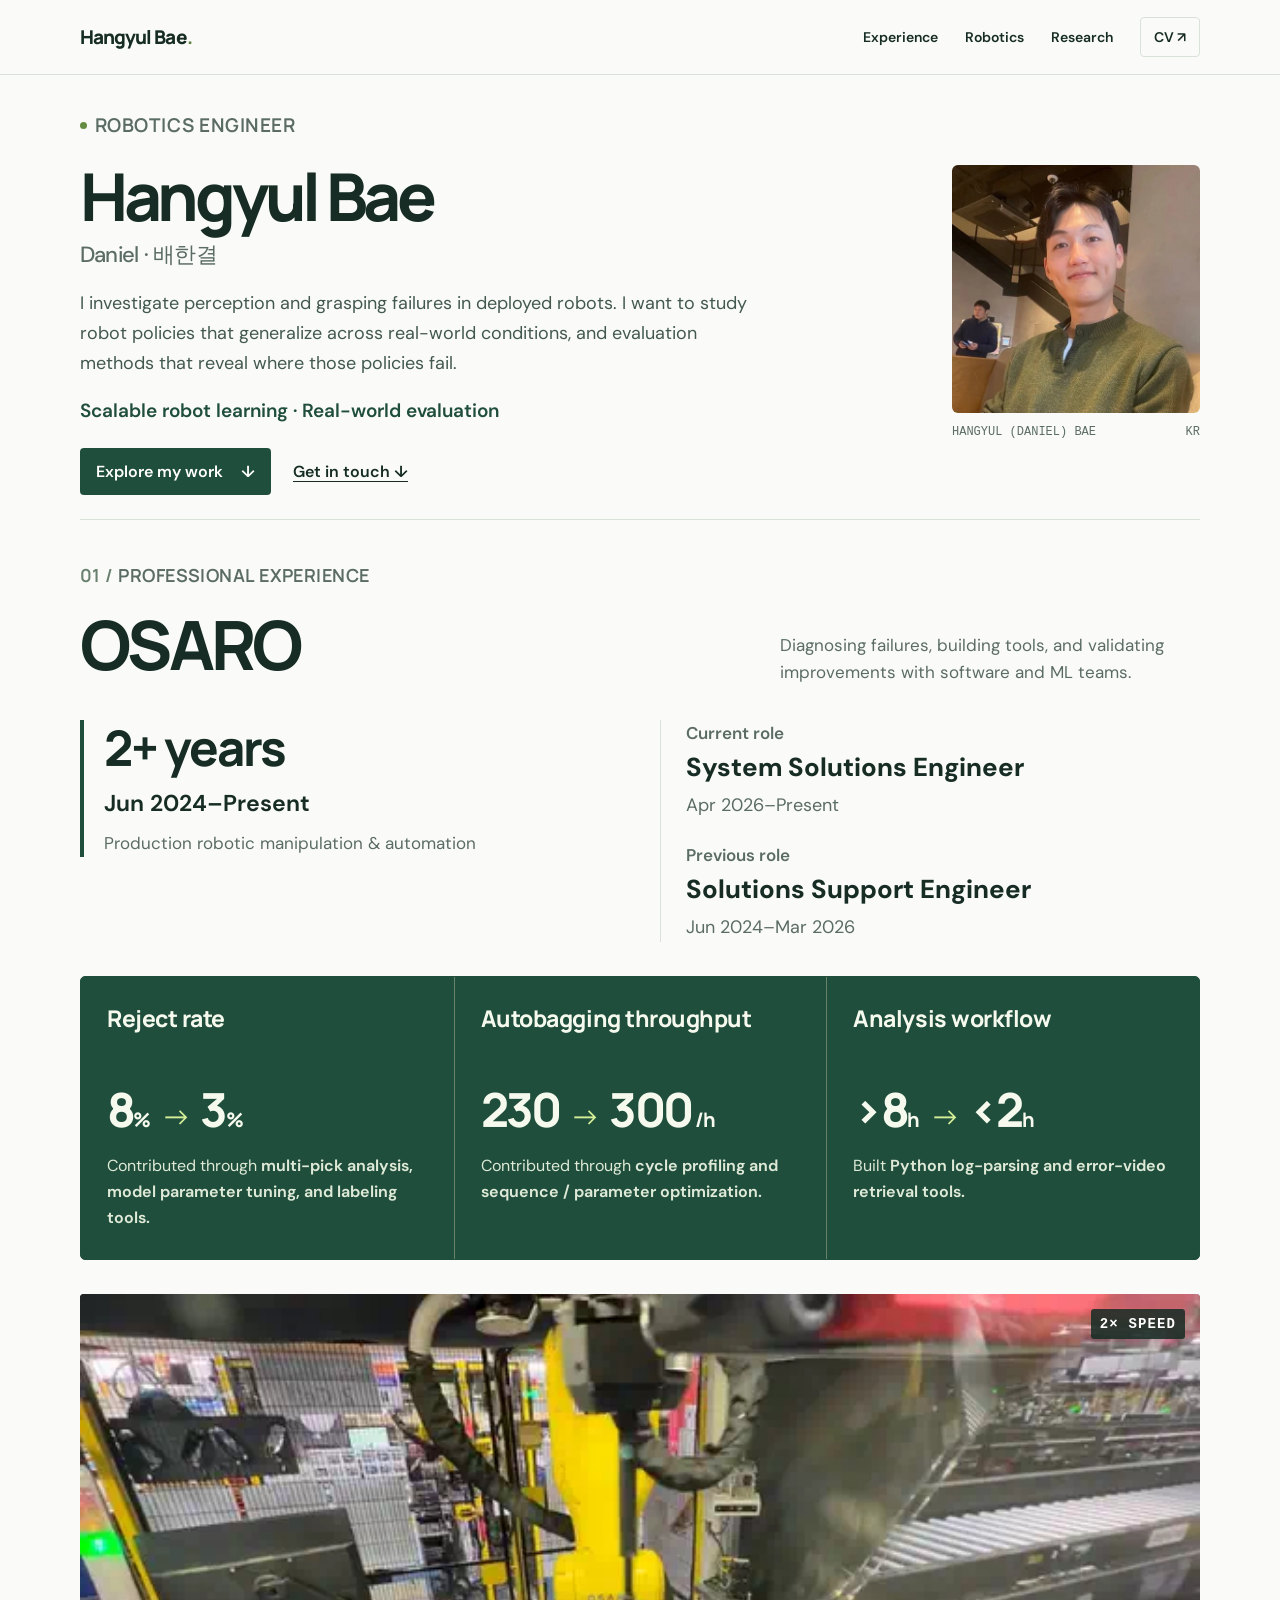
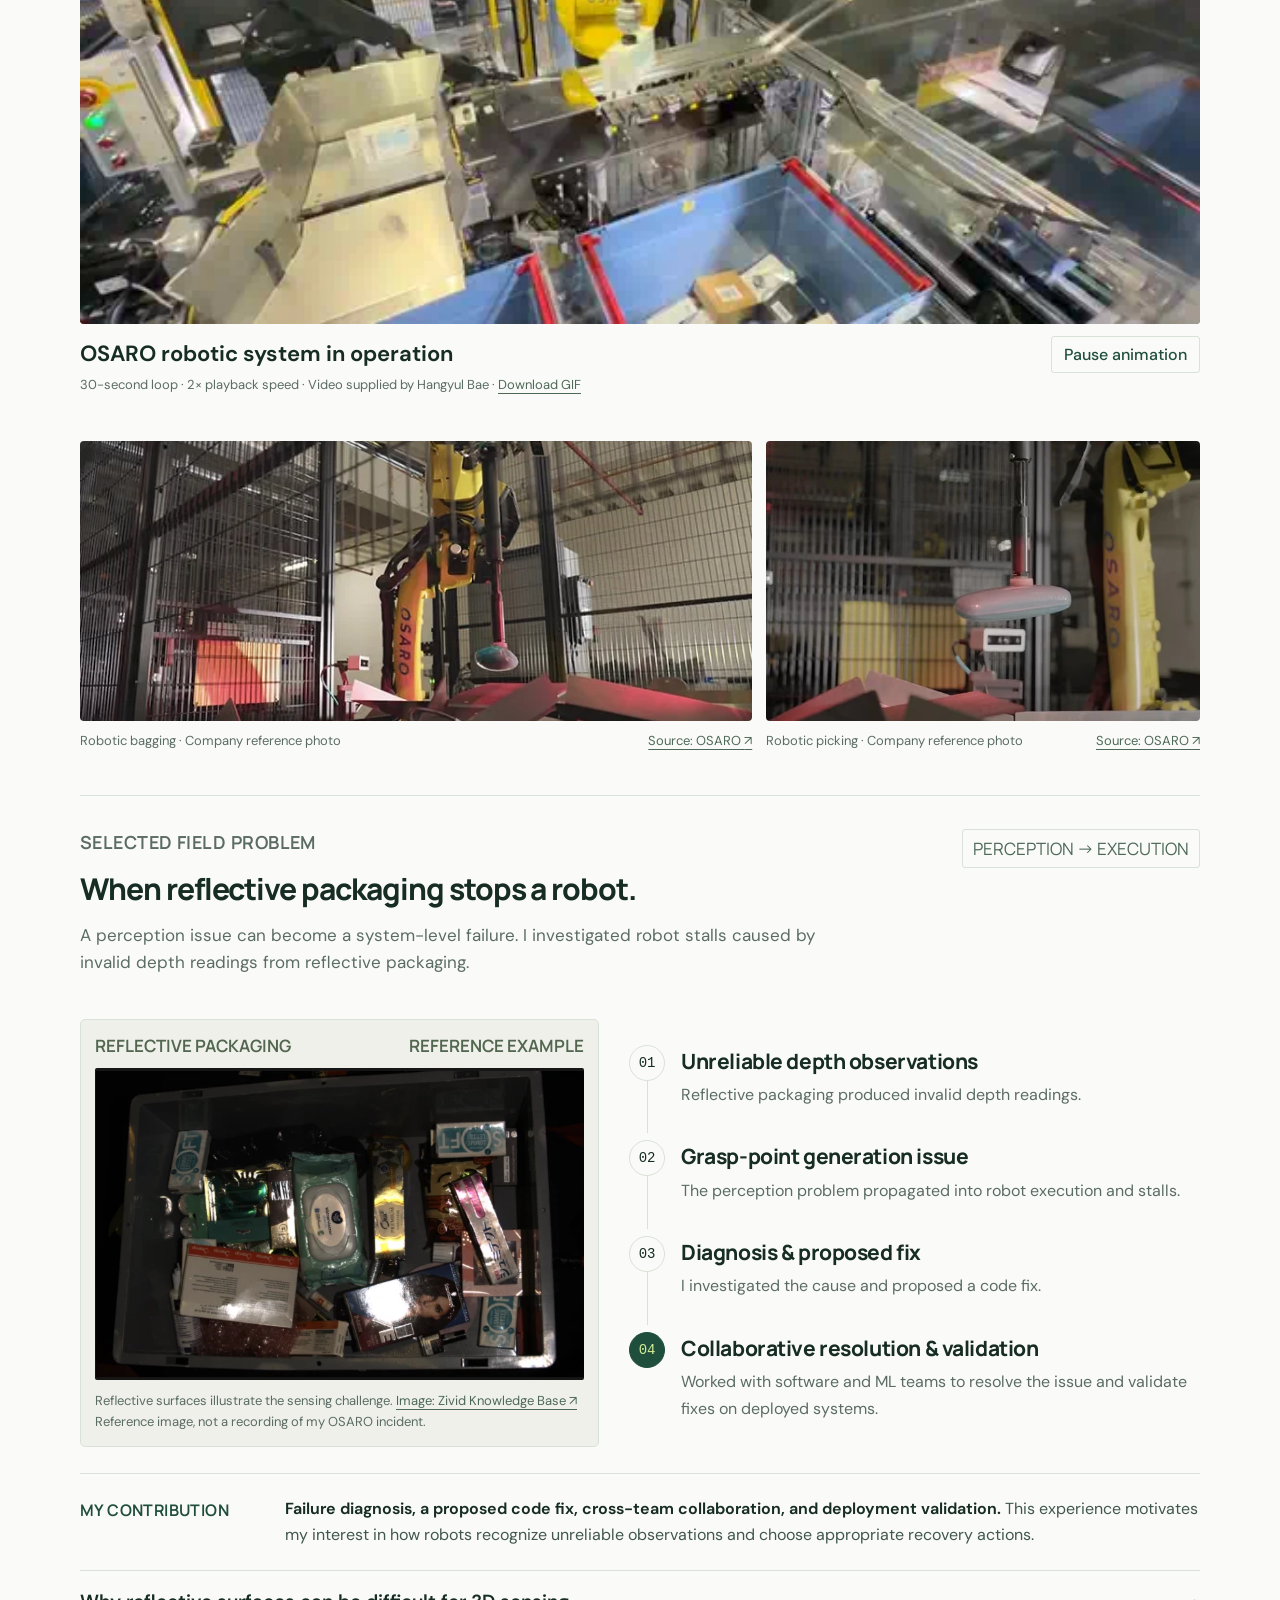
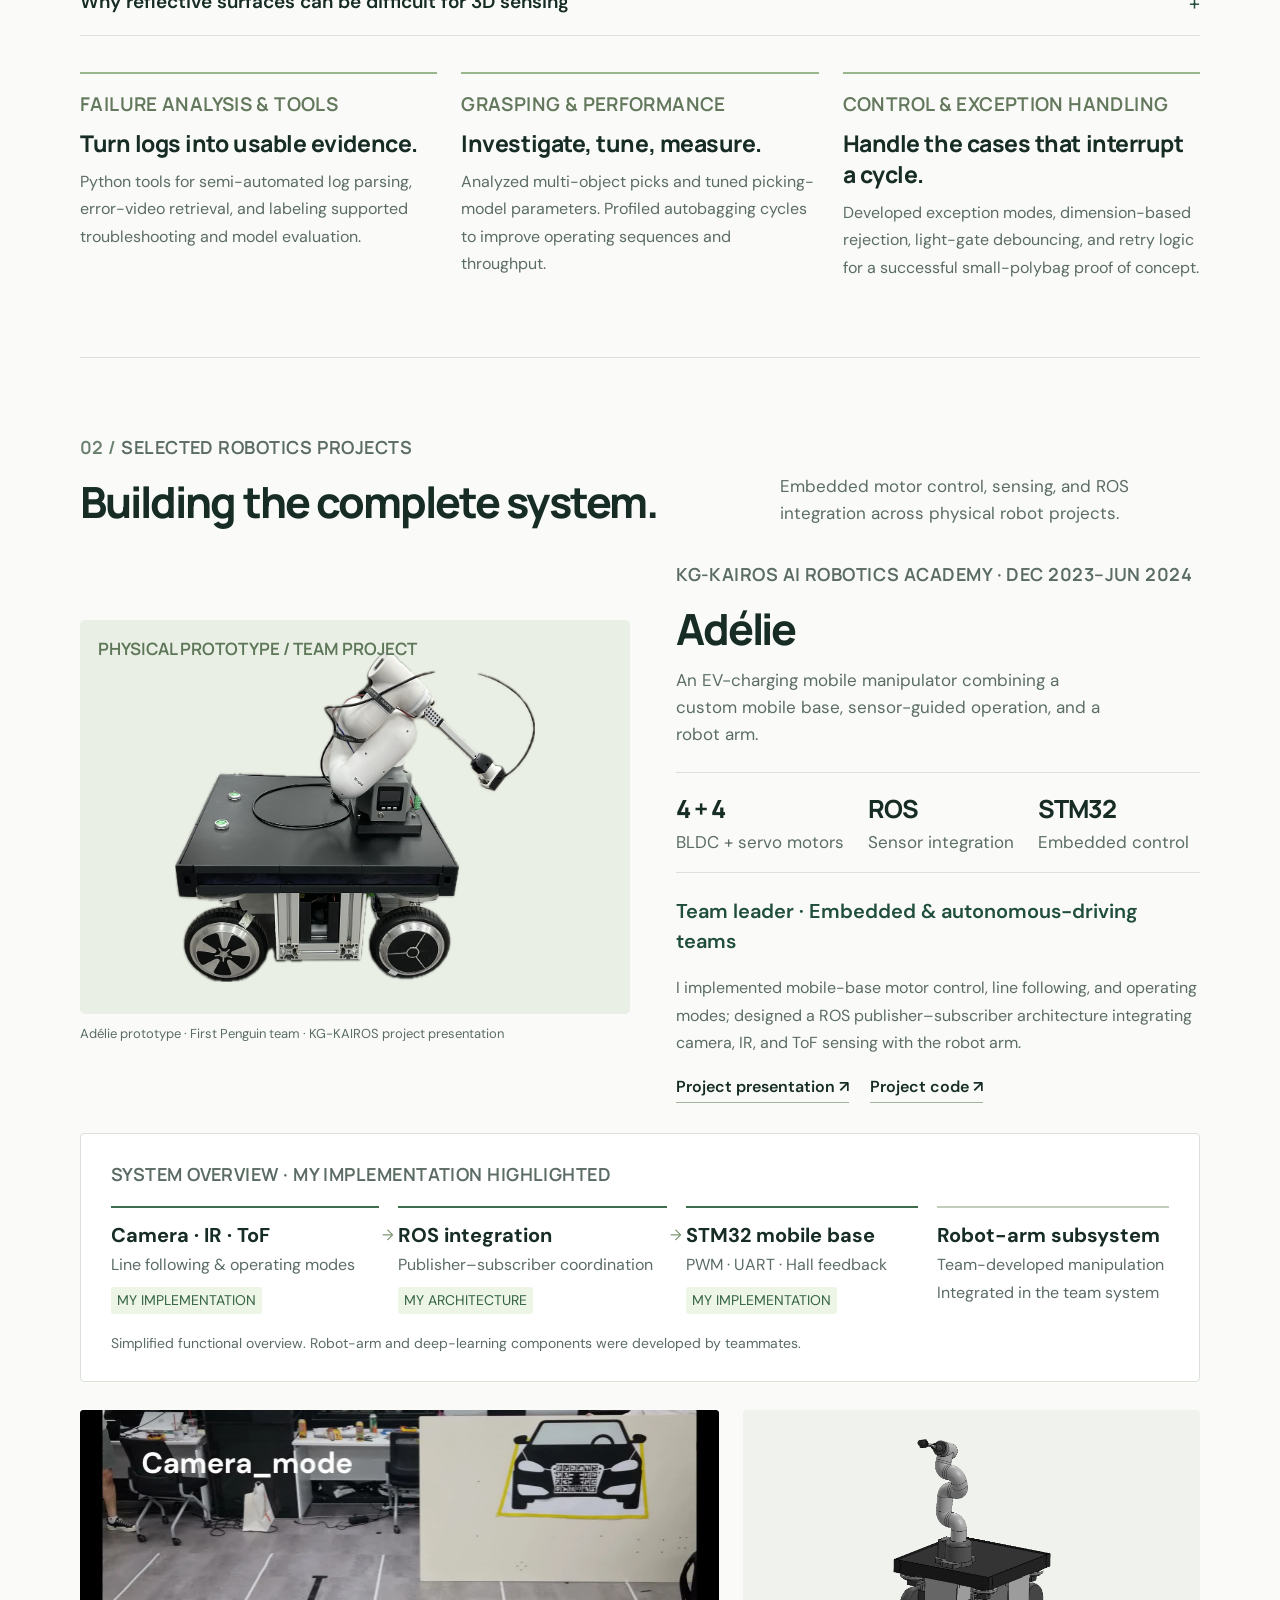
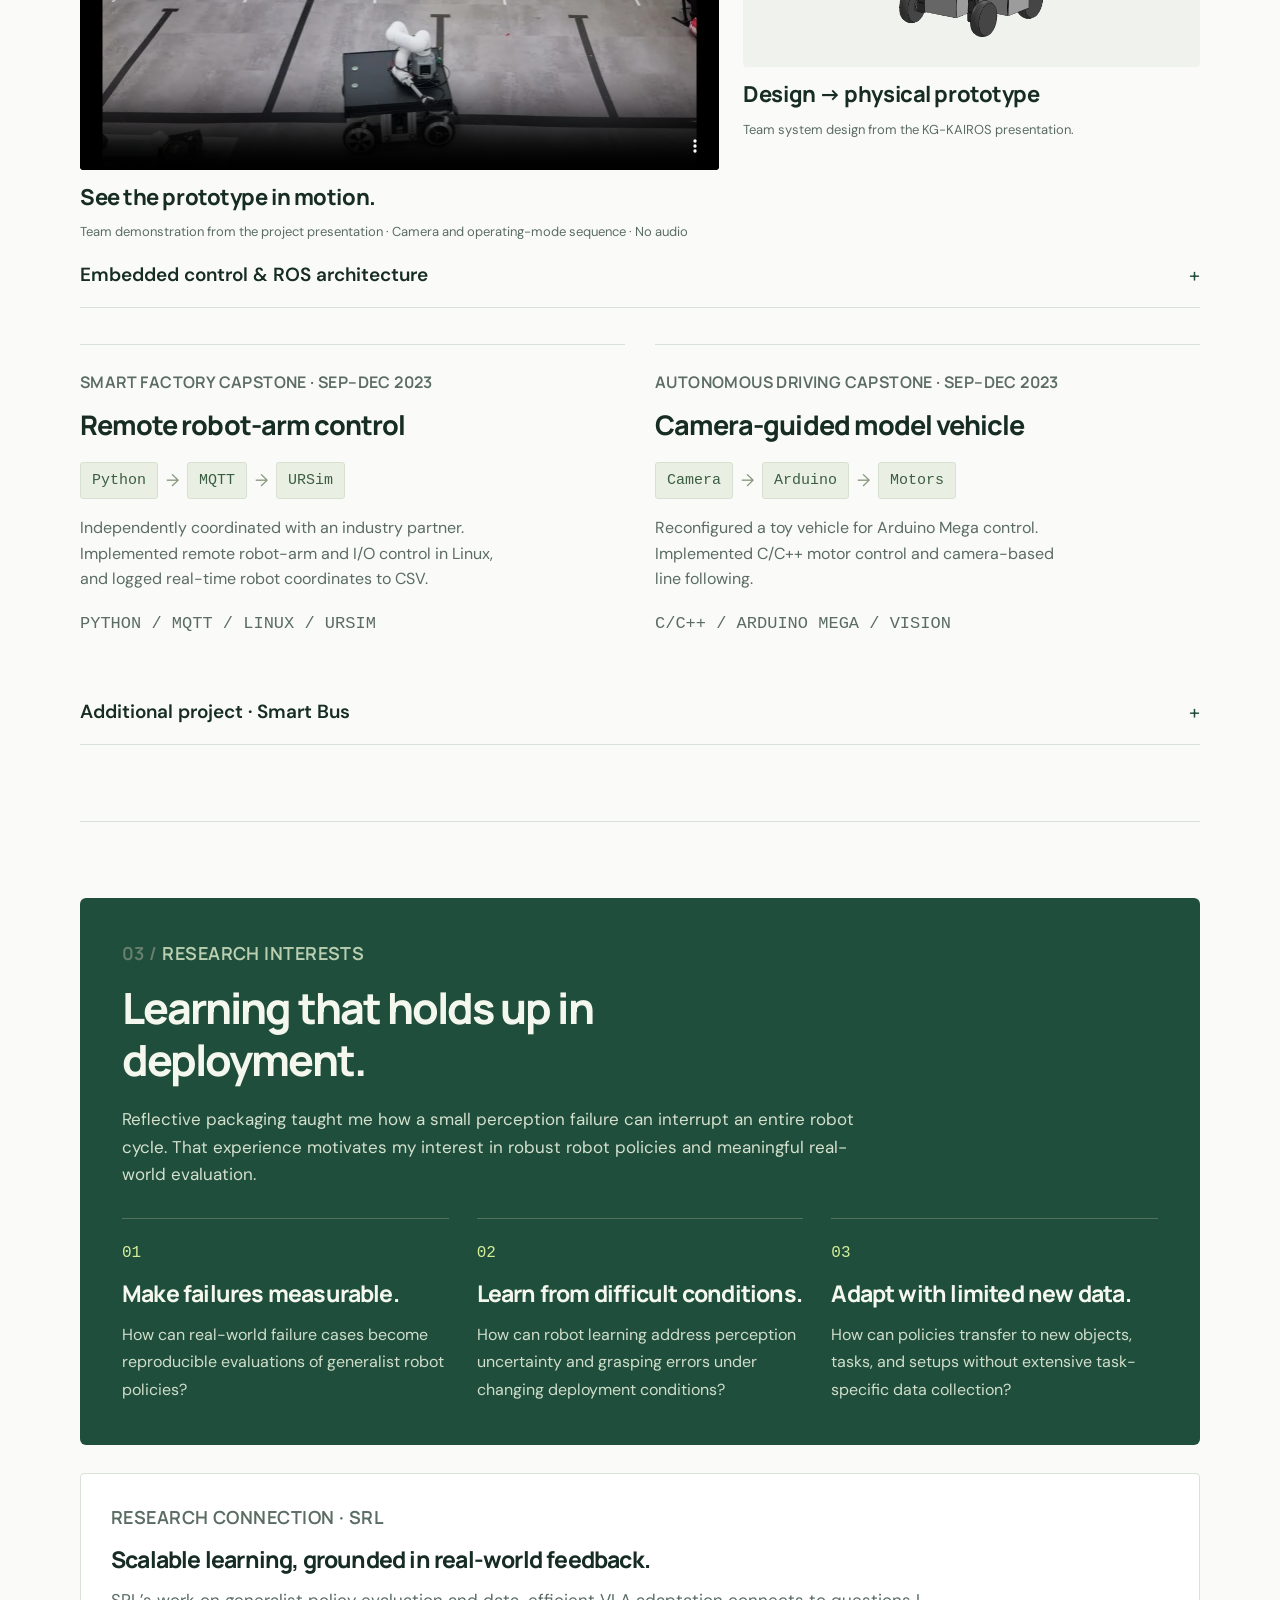
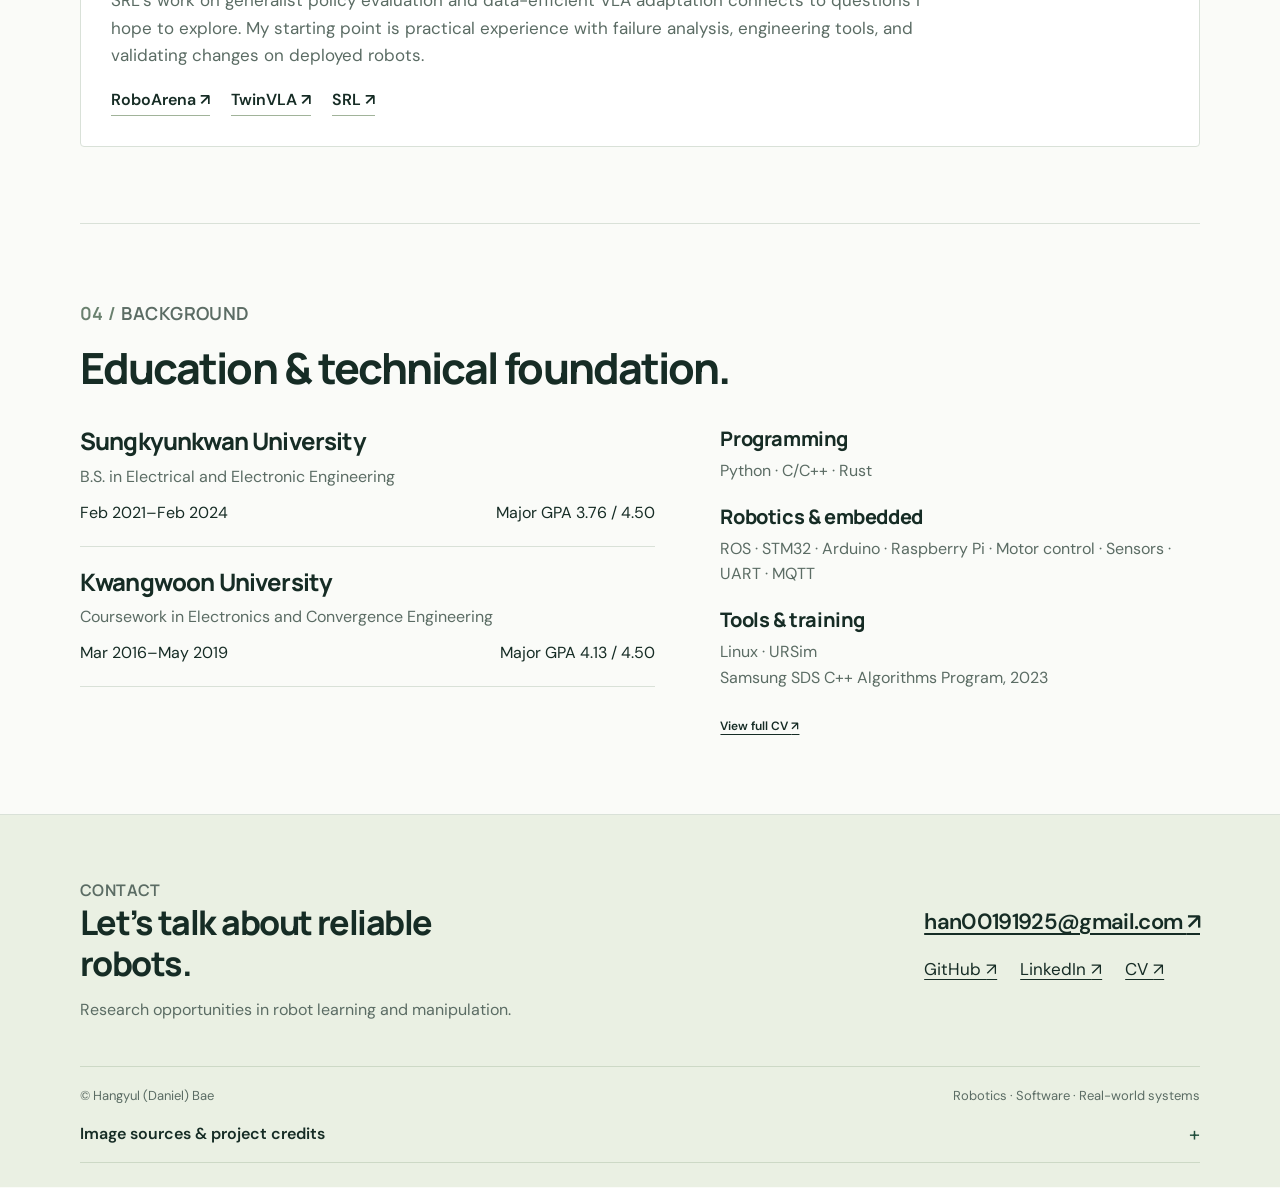
<file: srl/index.html>
<!doctype html>
<html lang="en">
<head><meta charset="utf-8"><meta name="viewport" content="width=device-width, initial-scale=1">
<title>Hangyul (Daniel) Bae | Robotics &amp; Robot Learning</title>
<meta name="description" content="Robotics engineer at OSARO with experience in deployed manipulation, failure analysis, and embedded robotics. Research interests: Scalable robot learning · Real-world evaluation.">
<meta name="robots" content="noindex, nofollow"><link rel="canonical" href="https://daniel-bhg.github.io/srl/">
<meta property="og:type" content="website"><meta property="og:title" content="Hangyul (Daniel) Bae — Robotics &amp; Robot Learning"><meta property="og:description" content="Production robotics experience. Measured engineering contributions. Research interests in reliable robot learning."><meta property="og:image" content="https://daniel-bhg.github.io/assets/portrait.webp"><meta property="og:url" content="https://daniel-bhg.github.io/srl/">
<link rel="icon" href="../assets/favicon.svg" type="image/svg+xml"><link rel="stylesheet" href="../assets/style.css"><script defer src="../assets/main.js"></script></head>
<body><a class="skip" href="#main">Skip to content</a>
<header class="site-header"><nav class="wrap nav" aria-label="Main navigation"><a class="brand" href="#top">Hangyul Bae<span>.</span></a><div class="nav-links"><a href="#experience">Experience</a><a href="#projects">Robotics</a><a class="nav-research" href="#research">Research</a><a class="nav-cv" href="https://docs.google.com/document/d/1Lsef22eMFOwnUH5nZ8FyAiufPJwDx0nM/edit" target="_blank" rel="noopener noreferrer">CV <span aria-hidden="true">↗</span></a></div></nav></header>
<main id="main"><div class="wrap" id="top"><section class="hero" aria-labelledby="name"><div class="hero-main"><p class="kicker"><span class="status-dot" aria-hidden="true"></span>Robotics engineer</p><h1 id="name">Hangyul Bae</h1><p class="name-note">Daniel · 배한결</p><p class="hero-intro">I investigate perception and grasping failures in deployed robots. I want to study robot policies that generalize across real-world conditions, and evaluation methods that reveal where those policies fail.</p><p class="focus-line">Scalable robot learning · Real-world evaluation</p><div class="hero-actions"><a class="button" href="#experience">Explore my work <span aria-hidden="true">↓</span></a><a href="#contact">Get in touch <span aria-hidden="true">↓</span></a></div></div><figure class="profile"><img class="profile-photo" src="../assets/portrait.webp" alt="Portrait of Hangyul (Daniel) Bae" width="512" height="512" fetchpriority="high"><figcaption><span>HANGYUL (DANIEL) BAE</span><span>KR</span></figcaption></figure></section>


<section class="section" id="experience"><div class="section-head"><div><p class="kicker"><span class="section-num">01 /</span> Professional experience</p><h2 class="experience-title">OSARO</h2></div><p>Diagnosing failures, building tools, and validating improvements with software and ML teams.</p></div>
<div class="company-top"><div class="company-tenure"><strong class="tenure-value">2+ years</strong><p class="company-dates">Jun 2024–Present</p><p class="company-meta">Production robotic manipulation &amp; automation</p></div><div class="roles"><p><span class="role-label">Current role</span><strong>System Solutions Engineer</strong><span class="role-date">Apr 2026–Present</span></p><p><span class="role-label">Previous role</span><strong>Solutions Support Engineer</strong><span class="role-date">Jun 2024–Mar 2026</span></p></div></div>
<section class="metrics" aria-label="Selected engineering contributions at OSARO"><article class="metric"><h3 class="metric-title">Reject rate</h3><div class="metric-value" aria-label="Reject rate: eight percent to three percent">8<span class="unit">%</span> <span class="arrow" aria-hidden="true">→</span> 3<span class="unit">%</span></div><p>Contributed through <strong>multi-pick analysis, model parameter tuning, and labeling tools.</strong></p></article><article class="metric"><h3 class="metric-title">Autobagging throughput</h3><div class="metric-value" aria-label="Throughput: 230 to 300 units per hour">230 <span class="arrow" aria-hidden="true">→</span> 300<span class="unit"> /h</span></div><p>Contributed through <strong>cycle profiling and sequence / parameter optimization.</strong></p></article><article class="metric"><h3 class="metric-title">Analysis workflow</h3><div class="metric-value" aria-label="Analysis time: over eight hours to under two hours">&gt;8<span class="unit">h</span> <span class="arrow" aria-hidden="true">→</span> &lt;2<span class="unit">h</span></div><p>Built <strong>Python log-parsing and error-video retrieval tools.</strong></p></article></section>
<figure class="osaro-intro" data-gif-intro><div class="osaro-intro-visual" style="background-image:url('../assets/osaro-intro-poster.webp?v=2');background-size:cover;background-position:center"><picture><source type="image/webp" srcset="../assets/osaro-intro-poster.webp?v=2" data-animated-src="../assets/osaro-intro.webp?v=2"><img src="../assets/osaro-intro-poster.webp?v=2" data-animated-src="../assets/osaro-intro.gif?v=2" alt="OSARO robotic system repeatedly picking and transferring items inside an automated production cell" width="720" height="406" loading="lazy"></picture><span class="intro-speed">2× SPEED</span></div><figcaption class="osaro-intro-meta"><div><p class="intro-heading">OSARO robotic system in operation</p><p class="caption">30-second loop · 2× playback speed · Video supplied by Hangyul Bae · <a href="../assets/osaro-intro.gif?v=2" download>Download GIF</a></p></div><button class="intro-toggle" type="button" aria-pressed="false" hidden>Play animation</button></figcaption></figure>
<div class="company-photos"><figure><img src="../assets/osaro-zenni-bagging.webp" alt="OSARO robotic bagging system in a production cell at Zenni Optical" width="720" height="404" loading="lazy"><figcaption class="caption"><span>Robotic bagging · Company reference photo</span><a href="https://www.osaro.com/blog/how-do-robotic-bagging-systems-work" target="_blank" rel="noopener noreferrer">Source: OSARO <span aria-hidden="true">↗</span></a></figcaption></figure><figure><img src="../assets/osaro-zenni-picking.webp" alt="Close-up of an OSARO robot using suction to pick an item" width="720" height="407" loading="lazy"><figcaption class="caption"><span>Robotic picking · Company reference photo</span><a href="https://www.osaro.com/blog/what-to-look-for-in-flexible-robotic-picking-systems" target="_blank" rel="noopener noreferrer">Source: OSARO <span aria-hidden="true">↗</span></a></figcaption></figure></div>

<article class="case"><div class="case-title"><div><p class="kicker">Selected field problem</p><h3>When reflective packaging stops a robot.</h3><p class="case-intro">A perception issue can become a system-level failure. I investigated robot stalls caused by invalid depth readings from reflective packaging.</p></div><span class="case-tag">PERCEPTION → EXECUTION</span></div>
<div class="failure-layout"><figure class="reference-photo"><div class="reference-label"><span>REFLECTIVE PACKAGING</span><span>REFERENCE EXAMPLE</span></div><img src="../assets/zivid-reflective-packaging.webp" alt="Manufacturer reference showing glossy and reflective packages in a picking tote" width="709" height="452" loading="lazy"><figcaption class="caption">Reflective surfaces illustrate the sensing challenge. <a href="https://support.zivid.com/en/latest/camera/academy/applications/piece-picking/application-requirements.html" target="_blank" rel="noopener noreferrer">Image: Zivid Knowledge Base <span aria-hidden="true">↗</span></a><br>Reference image, not a recording of my OSARO incident.</figcaption></figure>
<div class="flow" aria-label="Failure mechanism and engineering response"><div class="flow-step"><span class="flow-n">01</span><div><h4>Unreliable depth observations</h4><p>Reflective packaging produced invalid depth readings.</p></div></div><div class="flow-step"><span class="flow-n">02</span><div><h4>Grasp-point generation issue</h4><p>The perception problem propagated into robot execution and stalls.</p></div></div><div class="flow-step"><span class="flow-n">03</span><div><h4>Diagnosis &amp; proposed fix</h4><p>I investigated the cause and proposed a code fix.</p></div></div><div class="flow-step"><span class="flow-n">04</span><div><h4>Collaborative resolution &amp; validation</h4><p>Worked with software and ML teams to resolve the issue and validate fixes on deployed systems.</p></div></div></div></div>
<div class="contribution"><p class="kicker">My contribution</p><p><strong>Failure diagnosis, a proposed code fix, cross-team collaboration, and deployment validation.</strong> This experience motivates my interest in how robots recognize unreliable observations and choose appropriate recovery actions.</p></div>
<details><summary>Why reflective surfaces can be difficult for 3D sensing</summary><div class="detail-body"><p>Reflections and bright spots can create incomplete or distorted 3D observations. This manufacturer example illustrates one sensing failure mechanism; it is not diagnostic data from the incident described above.</p><figure class="depth-reference"><img src="../assets/zivid-blooming-missing-depth.webp" alt="Zivid reference demonstration with a bright scene above and a point cloud containing missing depth data below" width="371" height="458" loading="lazy"><figcaption><h4>Missing observations, visible in the point cloud.</h4><p>The lower panel has a missing-data region in a separate manufacturer demonstration of blooming.</p><p class="caption"><a href="https://support.zivid.com/en/2026.09/camera/support/how-to-deal-with-blooming-bright-spots-in-the-point-cloud.html" target="_blank" rel="noopener noreferrer">Reference image and explanation: Zivid Knowledge Base <span aria-hidden="true">↗</span></a></p></figcaption></figure></div></details>
</article>
<div class="work-strip"><article><span class="small-label">Failure analysis &amp; tools</span><h4>Turn logs into usable evidence.</h4><p>Python tools for semi-automated log parsing, error-video retrieval, and labeling supported troubleshooting and model evaluation.</p></article><article><span class="small-label">Grasping &amp; performance</span><h4>Investigate, tune, measure.</h4><p>Analyzed multi-object picks and tuned picking-model parameters. Profiled autobagging cycles to improve operating sequences and throughput.</p></article><article><span class="small-label">Control &amp; exception handling</span><h4>Handle the cases that interrupt a cycle.</h4><p>Developed exception modes, dimension-based rejection, light-gate debouncing, and retry logic for a successful small-polybag proof of concept.</p></article></div></section>

<section class="section" id="projects"><div class="section-head"><div><p class="kicker"><span class="section-num">02 /</span> Selected robotics projects</p><h2>Building the complete system.</h2></div><p>Embedded motor control, sensing, and ROS integration across physical robot projects.</p></div>
<article><div class="project-hero"><figure><div class="project-image"><span class="image-corner">PHYSICAL PROTOTYPE / TEAM PROJECT</span><img src="../assets/adelie-robot.webp" alt="Adélie mobile robot prototype with a four-wheel mobile base and a robot arm for an EV-charging project" width="986" height="905" loading="lazy"></div><figcaption class="caption">Adélie prototype · First Penguin team · KG-KAIROS project presentation</figcaption></figure><div class="project-info"><p class="kicker">KG-KAIROS AI Robotics Academy · Dec 2023–Jun 2024</p><h3>Adélie</h3><p class="project-deck">An EV-charging mobile manipulator combining a custom mobile base, sensor-guided operation, and a robot arm.</p><div class="project-facts"><div><strong>4 + 4</strong><span>BLDC + servo motors</span></div><div><strong>ROS</strong><span>Sensor integration</span></div><div><strong>STM32</strong><span>Embedded control</span></div></div><p class="role-label">Team leader · Embedded &amp; autonomous-driving teams</p><p class="role-copy">I implemented mobile-base motor control, line following, and operating modes; designed a ROS publisher–subscriber architecture integrating camera, IR, and ToF sensing with the robot arm.</p><div class="text-links"><a href="https://docs.google.com/presentation/d/1Fp82x6R9tXRKJ5_VaKNEOsnwjA10qX60/edit" target="_blank" rel="noopener noreferrer">Project presentation <span aria-hidden="true">↗</span></a><a href="https://github.com/Daniel-BHG/KG-Kairos_1st" target="_blank" rel="noopener noreferrer">Project code <span aria-hidden="true">↗</span></a></div></div></div>
<div class="robot-system"><p class="kicker">System overview · My implementation highlighted</p><div class="system-row"><div class="system-node mine"><strong>Camera · IR · ToF</strong><span>Line following &amp; operating modes</span><span class="owned">MY IMPLEMENTATION</span></div><div class="system-node mine"><strong>ROS integration</strong><span>Publisher–subscriber coordination</span><span class="owned">MY ARCHITECTURE</span></div><div class="system-outputs"><div class="system-node mine"><strong>STM32 mobile base</strong><span>PWM · UART · Hall feedback</span><span class="owned">MY IMPLEMENTATION</span></div><div class="system-node"><strong>Robot-arm subsystem</strong><span>Team-developed manipulation</span><span>Integrated in the team system</span></div></div></div><p class="system-note">Simplified functional overview. Robot-arm and deep-learning components were developed by teammates.</p></div>
<div class="project-media"><figure><div class="video-shell"><video controls playsinline preload="none" poster="../assets/adelie-demo-poster.webp" aria-label="Adélie team demonstration of sensor-guided driving and operating modes"><source src="../assets/adelie-demo.mp4" type="video/mp4">Your browser does not support embedded video. <a href="../assets/adelie-demo.mp4">Open the project demonstration</a>.</video></div><h4>See the prototype in motion.</h4><figcaption class="caption">Team demonstration from the project presentation · Camera and operating-mode sequence · No audio</figcaption></figure><figure><div class="media-side"><img src="../assets/adelie-design.webp" alt="CAD design of the Adélie mobile manipulator" width="620" height="777" loading="lazy"></div><h4>Design → physical prototype</h4><figcaption class="caption">Team system design from the KG-KAIROS presentation.</figcaption></figure></div>
<details><summary>Embedded control &amp; ROS architecture</summary><div class="detail-body"><p><strong>Motor control:</strong> Four BLDC and four servo motors, using PWM, UART interrupts, Hall-sensor feedback, and proportional speed control for mobile-base maneuvers.</p><p><strong>Operating sequence:</strong> Camera → IR → zero-turn → ToF → robot-arm mode. The architecture coordinates separate operating modes.</p><figure class="architecture"><img src="../assets/adelie-ros.webp" alt="Original ROS architecture diagram from the Adélie project presentation, with the autonomous-driving components shown in blue" width="2110" height="1028" loading="lazy"><figcaption class="caption">Original team architecture diagram · Korean annotations retained from the project presentation.</figcaption></figure></div></details></article>
<div class="other-projects"><article class="other-project"><p class="kicker">Smart Factory Capstone · Sep–Dec 2023</p><h3>Remote robot-arm control</h3><div class="mini-flow" aria-label="System overview: Python commands through MQTT to URSim"><span>Python</span><i aria-hidden="true">→</i><span>MQTT</span><i aria-hidden="true">→</i><span>URSim</span></div><p>Independently coordinated with an industry partner. Implemented remote robot-arm and I/O control in Linux, and logged real-time robot coordinates to CSV.</p><p class="tech-line">PYTHON / MQTT / LINUX / URSIM</p></article><article class="other-project"><p class="kicker">Autonomous Driving Capstone · Sep–Dec 2023</p><h3>Camera-guided model vehicle</h3><div class="mini-flow" aria-label="System overview: camera input through Arduino to motor control"><span>Camera</span><i aria-hidden="true">→</i><span>Arduino</span><i aria-hidden="true">→</i><span>Motors</span></div><p>Reconfigured a toy vehicle for Arduino Mega control. Implemented C/C++ motor control and camera-based line following.</p><p class="tech-line">C/C++ / ARDUINO MEGA / VISION</p></article></div>
<details><summary>Additional project · Smart Bus</summary><div class="detail-body">Engineering Design Project · Mar–Jun 2023. Used a Raspberry Pi for face recognition and boarding records, and implemented automated email fare notifications.</div></details></section>

<section class="section" id="research"><div class="research"><p class="kicker"><span class="section-num">03 /</span> Research interests</p><h2>Learning that holds up in deployment.</h2><p class="research-intro">Reflective packaging taught me how a small perception failure can interrupt an entire robot cycle. That experience motivates my interest in robust robot policies and meaningful real-world evaluation.</p><div class="research-questions"><article><span class="question-n">01</span><h3>Make failures measurable.</h3><p>How can real-world failure cases become reproducible evaluations of generalist robot policies?</p></article><article><span class="question-n">02</span><h3>Learn from difficult conditions.</h3><p>How can robot learning address perception uncertainty and grasping errors under changing deployment conditions?</p></article><article><span class="question-n">03</span><h3>Adapt with limited new data.</h3><p>How can policies transfer to new objects, tasks, and setups without extensive task-specific data collection?</p></article></div></div><div class="fit"><p class="kicker">Research connection · SRL</p><h3>Scalable learning, grounded in real-world feedback.</h3><p>SRL’s work on generalist policy evaluation and data-efficient VLA adaptation connects to questions I hope to explore. My starting point is practical experience with failure analysis, engineering tools, and validating changes on deployed robots.</p><div class="text-links"><a href="https://robo-arena.github.io/" target="_blank" rel="noopener noreferrer">RoboArena <span aria-hidden="true">↗</span></a><a href="https://jellyho.github.io/TwinVLA/" target="_blank" rel="noopener noreferrer">TwinVLA <span aria-hidden="true">↗</span></a><a href="https://srl.snu.ac.kr/" target="_blank" rel="noopener noreferrer">SRL <span aria-hidden="true">↗</span></a></div></div></section>

<section class="section" id="education"><div class="section-head"><div><p class="kicker"><span class="section-num">04 /</span> Background</p><h2>Education &amp; technical foundation.</h2></div></div><div class="background-grid"><div><article class="education-item"><h3>Sungkyunkwan University</h3><p>B.S. in Electrical and Electronic Engineering</p><div class="school-meta"><span>Feb 2021–Feb 2024</span><span>Major GPA 3.76 / 4.50</span></div></article><article class="education-item"><h3>Kwangwoon University</h3><p>Coursework in Electronics and Convergence Engineering</p><div class="school-meta"><span>Mar 2016–May 2019</span><span>Major GPA 4.13 / 4.50</span></div></article></div><div><div class="skill-group"><h4>Programming</h4><p>Python · C/C++ · Rust</p></div><div class="skill-group"><h4>Robotics &amp; embedded</h4><p>ROS · STM32 · Arduino · Raspberry Pi · Motor control · Sensors · UART · MQTT</p></div><div class="skill-group"><h4>Tools &amp; training</h4><p>Linux · URSim<br>Samsung SDS C++ Algorithms Program, 2023</p></div><a class="text-link" style="font-size:12px;font-weight:600" href="https://docs.google.com/document/d/1Lsef22eMFOwnUH5nZ8FyAiufPJwDx0nM/edit" target="_blank" rel="noopener noreferrer">View full CV <span aria-hidden="true">↗</span></a></div></div></section></div></main>

<footer class="contact-section" id="contact"><div class="wrap"><div class="contact-row"><div><p class="kicker">Contact</p><h2>Let’s talk about reliable robots.</h2><p>Research opportunities in robot learning and manipulation.</p></div><div class="contact-info"><a class="contact-email" href="mailto:han00191925@gmail.com">han00191925@gmail.com <span aria-hidden="true">↗</span></a><div class="contact-links"><a href="https://github.com/Daniel-BHG" target="_blank" rel="noopener noreferrer">GitHub <span aria-hidden="true">↗</span></a><a href="https://www.linkedin.com/in/daniel-bae-68aa1a230/" target="_blank" rel="noopener noreferrer">LinkedIn <span aria-hidden="true">↗</span></a><a href="https://docs.google.com/document/d/1Lsef22eMFOwnUH5nZ8FyAiufPJwDx0nM/edit" target="_blank" rel="noopener noreferrer">CV <span aria-hidden="true">↗</span></a></div></div></div><div class="footer"><span>© Hangyul (Daniel) Bae</span><span>Robotics · Software · Real-world systems</span></div><details><summary class="credits-summary">Image sources &amp; project credits</summary><div class="credits-body"><ul><li>Profile photograph supplied by Hangyul Bae.</li><li>OSARO introduction animation: video supplied by Hangyul Bae, accelerated to 2× speed for an approximately 30-second loop.</li><li>OSARO company reference photographs: <a href="https://www.osaro.com/blog/how-do-robotic-bagging-systems-work" target="_blank" rel="noopener noreferrer">robotic bagging</a> and <a href="https://www.osaro.com/blog/what-to-look-for-in-flexible-robotic-picking-systems" target="_blank" rel="noopener noreferrer">robotic picking</a>. These illustrate the company’s systems and are not presented as photographs of my specific deployment.</li><li>Reflective-packaging and missing-depth reference images: <a href="https://support.zivid.com/en/latest/camera/academy/applications/piece-picking/application-requirements.html" target="_blank" rel="noopener noreferrer">Zivid Knowledge Base</a> and <a href="https://support.zivid.com/en/2026.09/camera/support/how-to-deal-with-blooming-bright-spots-in-the-point-cloud.html" target="_blank" rel="noopener noreferrer">blooming demonstration</a>. © Zivid AS. Separate manufacturer examples, not incident data.</li><li>Adélie prototype, CAD, ROS diagram, and team video: First Penguin / KG-KAIROS <a href="https://docs.google.com/presentation/d/1Fp82x6R9tXRKJ5_VaKNEOsnwjA10qX60/edit" target="_blank" rel="noopener noreferrer">project presentation</a>. Team components and personal contributions are identified separately.</li></ul></div></details></div></footer></body></html>
</file>
<file: assets/style.css>
@import url('https://fonts.googleapis.com/css2?family=DM+Sans:wght@400;450;500;550;600;650;700&family=Manrope:wght@400;500;600;650;700;750;800&display=swap');
:root{--paper:#fafbf8;--white:#fff;--ink:#162c25;--muted:#5b6c64;--green:#204e3c;--lime:#d4ee98;--line:#d9e1d8;--soft:#edf2e9;--mono:ui-monospace,SFMono-Regular,Consolas,monospace;--title:'Manrope',Arial,sans-serif}
*{box-sizing:border-box}html{scroll-behavior:smooth;scroll-padding-top:100px}body{margin:0;background:var(--paper);color:var(--ink);font-family:'DM Sans',Arial,sans-serif;font-size:16px;line-height:1.6}a{color:inherit;text-underline-offset:4px}button,summary,a{-webkit-tap-highlight-color:transparent}a:focus-visible,button:focus-visible,summary:focus-visible{outline:3px solid #6e963e;outline-offset:5px}img{max-width:100%;display:block}button{font:inherit}figure{margin:0}p{margin:0 0 18px}h1,h2,h3,h4{font-family:var(--title);line-height:1.2;margin:0;font-weight:750}h2{font-size:clamp(30px,3.7vw,43px);letter-spacing:-.045em}h3{font-size:23px;letter-spacing:-.035em}h4{font-size:17px;letter-spacing:-.02em}.wrap{max-width:1120px;width:calc(100% - 80px);margin:auto}.kicker{font:600 10px/1.5 var(--mono);text-transform:uppercase;letter-spacing:.13em;color:var(--muted);margin:0 0 15px}.section{padding:76px 0;border-top:1px solid var(--line)}.section-head{display:flex;justify-content:space-between;gap:36px;align-items:end;margin-bottom:34px}.section-head>p{color:var(--muted);max-width:360px;font-size:14px;margin:0}.section-num{color:#69806e}.muted{color:var(--muted)}.skip{position:absolute;left:12px;top:-80px;background:white;padding:12px;z-index:100}.skip:focus{top:12px}
.site-header{position:sticky;top:0;background:rgba(250,251,248,.96);backdrop-filter:blur(12px);border-bottom:1px solid var(--line);z-index:20}.nav{height:74px;display:flex;align-items:center;justify-content:space-between;gap:24px}.brand{font:800 19px var(--title);letter-spacing:-.05em;text-decoration:none}.brand span{color:#608143}.nav-links{display:flex;align-items:center;gap:27px}.nav-links a{font-size:12px;font-weight:600;text-decoration:none}.nav-links a:hover{color:#538330}.nav-cv{border:1px solid var(--line);padding:8px 13px;border-radius:4px}.hero{padding:36px 0 24px;display:grid;grid-template-columns:minmax(0,1fr) 248px;gap:64px;align-items:center}.hero .kicker{display:flex;align-items:center;gap:8px;margin-bottom:20px}.status-dot{width:7px;height:7px;border-radius:50%;background:#658c43}.hero h1{font-size:clamp(42px,5.4vw,66px);letter-spacing:-.065em;line-height:1.1}.name-note{font-size:22px;font-weight:500;letter-spacing:-.035em;color:var(--muted);margin:5px 0 17px}.hero-intro{font-size:17px;line-height:1.65;max-width:670px;color:#43594e;margin:0}.focus-line{font-size:12px;color:var(--green);font-weight:600;margin:19px 0 0}.hero-actions{display:flex;gap:22px;margin-top:22px;align-items:center;font-size:12px;font-weight:600}.button{display:inline-flex;align-items:center;justify-content:center;gap:18px;padding:11px 16px;background:var(--green);color:white;border-radius:4px;text-decoration:none;border:0}.button:hover{background:#2f654f}.profile-photo{aspect-ratio:1;object-fit:cover;width:248px;height:auto;border-radius:6px}.profile figcaption{font:10px var(--mono);display:flex;justify-content:space-between;color:var(--muted);margin-top:10px}.hero-subline{border-top:1px solid var(--line);padding:14px 0 22px;display:flex;justify-content:space-between;gap:20px;font-size:12px;color:var(--muted)}.hero-subline strong{color:var(--ink);font-weight:600}
.metrics{display:grid;grid-template-columns:repeat(3,1fr);border:1px solid var(--line);border-radius:5px;overflow:hidden;margin:0 0 60px}.metric{padding:24px 27px;background:white}.metric+.metric{border-left:1px solid var(--line)}.metric:nth-child(1){background:var(--green);color:white}.metric .kicker{margin:0 0 12px;color:inherit;opacity:.8;font-size:9px}.metric-value{font:750 clamp(30px,3.5vw,43px)/1.15 var(--title);letter-spacing:-.055em;white-space:nowrap}.metric-value .arrow{font-weight:400;color:#88a87b;font-size:.65em;margin:0 4px}.metric:first-child .arrow{color:var(--lime)}.metric .unit{font-size:15px;letter-spacing:-.03em}.metric p{font-size:11px;line-height:1.55;margin:11px 0 0;max-width:280px;color:var(--muted)}.metric:first-child p{color:#dae6d8}.metric p strong{font-weight:600;color:inherit}
.company-top{display:grid;grid-template-columns:1fr auto;gap:30px;align-items:start;margin-bottom:25px}.company-name{font-size:40px;letter-spacing:-.045em;line-height:1;margin-bottom:10px}.company-meta{font-size:12px;color:var(--muted);margin:0}.roles{border-left:1px solid var(--line);padding-left:24px;font-size:12px}.roles p{margin:0 0 12px}.roles p:last-child{margin:0}.roles strong{display:block;font-size:13px;color:var(--ink)}.roles span{display:block;font-size:11px;color:var(--muted)}.company-photos{display:grid;grid-template-columns:1.55fr 1fr;gap:14px}.company-photos figure{min-width:0}.company-photos img{width:100%;height:280px;object-fit:cover;border-radius:4px}.caption{font-size:10px;line-height:1.55;color:var(--muted);margin-top:9px}.caption a{color:#4e6958}.company-photos .caption{display:flex;justify-content:space-between;gap:10px}.case{margin-top:43px;border-top:1px solid var(--line);padding-top:33px}.case-title{display:grid;grid-template-columns:1fr auto;gap:25px;align-items:start;margin-bottom:25px}.case-title h3{font-size:30px;max-width:670px}.case-tag{font:10px var(--mono);padding:7px 10px;border:1px solid var(--line);border-radius:3px;white-space:nowrap;color:#4d6858}.case-intro{max-width:760px;font-size:15px;color:var(--muted);margin-top:15px}.failure-layout{display:grid;grid-template-columns:1fr 1.1fr;gap:30px;align-items:stretch}.reference-photo{background:#eef0e9;padding:14px;border:1px solid var(--line);border-radius:5px}.reference-photo img{width:100%;height:auto;aspect-ratio:1.57;object-fit:cover;border-radius:2px}.reference-label{font:9px var(--mono);letter-spacing:.06em;color:#526650;margin-bottom:10px;display:flex;justify-content:space-between}.reference-photo .caption{margin:10px 0 0}.flow{display:flex;flex-direction:column;justify-content:center;gap:0}.flow-step{position:relative;display:grid;grid-template-columns:34px 1fr;gap:14px;padding:13px 0}.flow-step:not(:last-child):after{content:'';position:absolute;left:16px;top:44px;bottom:-9px;width:1px;background:var(--line)}.flow-n{height:32px;width:32px;display:flex;align-items:center;justify-content:center;border:1px solid var(--line);border-radius:50%;font:10px var(--mono);background:var(--paper);z-index:1}.flow-step:last-child .flow-n{background:var(--green);color:var(--lime);border-color:var(--green)}.flow-step h4{font-size:15px;margin-top:2px}.flow-step p{font-size:12px;color:var(--muted);margin:4px 0 0;line-height:1.5}.contribution{margin-top:26px;display:grid;grid-template-columns:170px 1fr;gap:20px;padding:22px 0;border-top:1px solid var(--line);border-bottom:1px solid var(--line)}.contribution .kicker{margin:2px 0 0;color:var(--green)}.contribution p{margin:0;font-size:14px;color:#40574b}.contribution strong{font-weight:650;color:var(--ink)}details{border-bottom:1px solid var(--line)}summary{cursor:pointer;list-style:none;padding:17px 0;font-size:12px;font-weight:600;display:flex;gap:25px;align-items:center;justify-content:space-between}summary::-webkit-details-marker{display:none}summary:after{content:'+';font-size:20px;color:var(--green);font-weight:400}details[open]>summary:after{content:'−'}.detail-body{padding:5px 0 25px;color:var(--muted);font-size:13px;max-width:900px}.detail-body p:last-child{margin:0}.depth-reference{display:grid;grid-template-columns:200px 1fr;gap:25px;align-items:center;background:var(--soft);padding:20px;margin-top:17px}.depth-reference img{width:200px;max-height:260px;object-fit:contain}.depth-reference h4{margin-bottom:10px}.depth-reference p{font-size:12px}.work-strip{display:grid;grid-template-columns:repeat(3,1fr);gap:24px;margin-top:36px}.work-strip article{border-top:2px solid #9bb58d;padding-top:17px}.work-strip h4{margin:11px 0 9px;font-size:16px}.work-strip p{font-size:12px;color:var(--muted);margin:0}.small-label{font:9px var(--mono);color:#63785c;text-transform:uppercase;letter-spacing:.06em}
.project-hero{display:grid;grid-template-columns:1.05fr 1fr;gap:46px;align-items:center}.project-image{position:relative;background:#e9efe5;border-radius:5px;padding:32px;min-height:390px;display:flex;align-items:center;justify-content:center}.project-image img{width:100%;height:330px;object-fit:contain}.image-corner{position:absolute;top:17px;left:18px;font:9px var(--mono);color:#5d7758;letter-spacing:.1em}.project-info h3{font-size:43px;letter-spacing:-.05em;margin:12px 0}.project-deck{color:var(--muted);font-size:15px;max-width:440px}.project-facts{display:flex;gap:24px;margin:23px 0;padding:18px 0;border-top:1px solid var(--line);border-bottom:1px solid var(--line)}.project-facts strong{font:750 25px var(--title);display:block;letter-spacing:-.04em}.project-facts span{font-size:10px;color:var(--muted)}.project-info .role-label{font-size:12px;font-weight:600;color:var(--green);margin-top:19px}.project-info .role-copy{font-size:13px;color:var(--muted)}.text-links{display:flex;gap:21px;flex-wrap:wrap;font-size:12px;font-weight:600}.text-links a{text-decoration:none;border-bottom:1px solid #a1b39a;padding-bottom:2px}.robot-system{margin-top:30px;padding:27px 30px;background:white;border:1px solid var(--line);border-radius:4px}.system-row{display:grid;grid-template-columns:1.1fr 1fr 1.6fr;gap:19px;margin-top:18px}.system-node{border-top:2px solid #c1ceba;padding-top:13px;position:relative}.system-node:not(:last-child):after{content:'→';position:absolute;right:-15px;top:15px;font-size:15px;color:#7c9271}.system-outputs{display:grid;grid-template-columns:1fr 1fr;gap:19px}.system-outputs .system-node:after{content:none}.system-node.mine{border-color:#3d6d4d}.system-node strong{font-size:13px;display:block}.system-node span{font-size:11px;color:var(--muted);display:block;margin-top:4px}.system-note{font-size:10px;color:var(--muted);margin-top:18px;margin-bottom:0}.owned{font-size:9px!important;display:inline-block!important;color:#336342!important;margin-top:10px!important;background:#edf5e7;padding:3px 6px;border-radius:2px}.project-media{display:grid;grid-template-columns:1.4fr 1fr;gap:24px;margin-top:28px;align-items:start}.video-shell{position:relative;background:#19271f;border-radius:4px;overflow:hidden;aspect-ratio:16/9}.video-shell video{width:100%;height:100%;display:block;object-fit:contain}.project-media h4{font-size:15px;margin:12px 0 0}.media-side{background:#f0f3ed;aspect-ratio:16/9;border-radius:4px;display:flex;justify-content:center;align-items:center;padding:20px}.media-side img{height:100%;max-height:198px;object-fit:contain}.architecture{padding:20px;background:white;border:1px solid var(--line);border-radius:4px;margin-top:10px}.architecture img{width:100%;height:auto}.other-projects{display:grid;grid-template-columns:1fr 1fr;gap:30px;margin-top:36px}.other-project{padding:25px 0;border-top:1px solid var(--line)}.other-project h3{font-size:22px;margin:11px 0}.other-project>p{font-size:13px;color:var(--muted);max-width:420px}.mini-flow{display:flex;gap:8px;align-items:center;margin:21px 0 16px}.mini-flow span{background:#e9f0e3;border:1px solid #d8e1d1;border-radius:3px;padding:9px 11px;font:10px var(--mono);color:#3b5d42}.mini-flow i{font-style:normal;color:#87977c}.tech-line{font:10px var(--mono);color:#607552}.research{background:var(--green);color:#f4f7ed;border-radius:6px;padding:42px}.research .kicker{color:#b9cfb0}.research h2{max-width:650px}.research-intro{max-width:740px;font-size:14px;color:#d3e0cd;margin:21px 0 30px}.research-questions{display:grid;grid-template-columns:repeat(3,1fr);gap:28px}.research-questions article{border-top:1px solid #53735c;padding-top:19px}.research-questions .question-n{font:10px var(--mono);color:var(--lime)}.research-questions h3{font-size:18px;margin:12px 0}.research-questions p{font-size:12px;color:#cfdeca;line-height:1.7;margin:0}.fit{margin-top:28px;padding:30px;border:1px solid var(--line);background:white;border-radius:4px}.fit h3{margin-bottom:14px}.fit>p:not(.kicker){font-size:14px;max-width:810px;color:var(--muted)}.background-grid{display:grid;grid-template-columns:1.2fr 1fr;gap:65px}.education-item{padding:21px 0;border-bottom:1px solid var(--line)}.education-item:first-child{padding-top:0}.education-item h3{font-size:18px}.education-item p{font-size:12px;color:var(--muted);margin:8px 0 0}.education-item .school-meta{display:flex;justify-content:space-between;gap:10px;font:10px var(--mono);margin-top:11px}.skill-group{margin-bottom:21px}.skill-group h4{font-size:11px;margin-bottom:7px}.skill-group p{font-size:13px;color:var(--muted);margin:0}.contact-section{background:#eaf0e3;border-top:1px solid var(--line);padding:50px 0 24px}.contact-row{display:flex;gap:40px;justify-content:space-between;align-items:center}.contact-row h2{font-size:34px;max-width:460px}.contact-row p{font-size:13px;color:var(--muted);margin:13px 0 0}.contact-email{font-size:16px;font-weight:600;letter-spacing:-.03em}.contact-links{display:flex;gap:23px;margin-top:17px;font-size:12px}.footer{display:flex;justify-content:space-between;gap:30px;border-top:1px solid #cdd9c6;margin-top:43px;padding-top:19px;font-size:10px;color:var(--muted)}.footer a{color:inherit}.credits-body{font-size:11px;line-height:1.8;padding-bottom:15px;max-width:800px}.credits-body ul{padding-left:18px;margin:0}.credits-summary{font-size:10px;padding:13px 0}.contact-section details{border-color:#cdd9c6}
@media(min-width:1600px){.hero{padding-top:65px;padding-bottom:52px}.hero h1{font-size:76px}}
@media(max-width:900px){.wrap{width:calc(100% - 48px)}.hero{gap:32px;grid-template-columns:1fr 210px}.profile-photo{width:210px}.hero h1{font-size:48px}.hero-intro{font-size:15px}.nav-links{gap:18px}.metric{padding:22px 20px}.metric-value{font-size:34px}.company-photos img{height:230px}.project-hero{gap:25px}.project-image{min-height:330px;padding:22px}.project-image img{height:290px}.project-info h3{font-size:36px}.system-row{gap:14px}.robot-system{padding:23px}.project-facts{gap:17px}.research{padding:32px}.research-questions{gap:20px}.background-grid{gap:35px}.failure-layout{gap:22px}.flow-step{padding:11px 0}.flow-step p{font-size:11px}.flow-step h4{font-size:14px}}
@media(max-width:650px){html{scroll-padding-top:90px}.wrap{width:calc(100% - 36px)}.nav{height:66px;gap:14px}.brand{font-size:17px}.nav-links{gap:15px}.nav-links a{font-size:10px}.nav-links .nav-research{display:none}.nav-cv{padding:6px 9px}.hero{position:relative;grid-template-columns:1fr 92px;gap:14px;align-items:start;padding:34px 0 25px}.hero-main{display:contents}.hero .kicker{grid-column:1;display:block;font-size:8px;letter-spacing:.06em;margin:0 0 14px;padding-right:0}.status-dot{display:none}.hero h1{grid-column:1;font-size:clamp(29px,9.2vw,36px);letter-spacing:-.065em;padding-right:0}.name-note{grid-column:1;font-size:16px;margin:0 0 7px}.profile{position:absolute;top:35px;right:0;width:90px}.profile-photo{width:90px;border-radius:4px}.profile figcaption{display:none}.hero-intro{grid-column:1/-1;font-size:14px;margin-top:6px;line-height:1.65}.focus-line{grid-column:1/-1;font-size:10px;margin:0}.hero-actions{grid-column:1/-1;margin-top:3px;gap:20px;font-size:11px}.button{padding:10px 14px}.hero-subline{display:block;font-size:10px;padding:12px 0 19px}.hero-subline>span{display:block}.hero-subline>span+span{margin-top:4px}.metrics{grid-template-columns:1fr;margin-bottom:38px}.metric{padding:17px 20px;display:grid;grid-template-columns:1fr 1fr;gap:4px 15px;align-items:center}.metric+.metric{border-left:0;border-top:1px solid var(--line)}.metric .kicker{grid-column:1;font-size:8px;margin:0}.metric-value{grid-column:1;font-size:31px;margin-top:4px}.metric p{grid-column:2;grid-row:1/3;font-size:10px;line-height:1.6;margin:0}.metric .unit{font-size:13px}.section{padding:45px 0}.section-head{display:block;margin-bottom:26px}.section-head>p{margin-top:16px;font-size:13px;max-width:100%}.kicker{font-size:9px;margin-bottom:11px}h2{font-size:31px}.company-top{grid-template-columns:1fr;gap:20px}.company-name{font-size:35px}.roles{display:grid;grid-template-columns:1fr 1fr;gap:14px;padding-left:14px}.roles p{margin:0}.roles strong{font-size:11px}.roles span{font-size:10px}.company-photos{gap:10px;grid-template-columns:1.25fr 1fr}.company-photos img{height:145px}.company-photos .caption{display:block;font-size:8px}.company-photos .caption>a{display:block}.case{margin-top:30px;padding-top:24px}.case-title{display:block;margin-bottom:20px}.case-title h3{font-size:26px}.case-tag{display:inline-block;margin-top:15px;font-size:8px}.case-intro{font-size:13px}.failure-layout{grid-template-columns:1fr;gap:15px}.reference-photo{padding:12px}.reference-label{font-size:8px}.flow-step h4{font-size:15px}.flow-step p{font-size:12px}.flow-step{padding:12px 0}.contribution{grid-template-columns:1fr;gap:12px;padding:20px 0;margin-top:18px}.contribution p{font-size:13px}.depth-reference{grid-template-columns:1fr;gap:15px;padding:15px}.depth-reference img{height:230px;margin:auto}.work-strip{grid-template-columns:1fr;gap:22px;margin-top:28px}.work-strip h4{margin:7px 0;font-size:17px}.work-strip p{font-size:13px}.project-hero{grid-template-columns:1fr;gap:24px}.project-image{min-height:0;padding:28px 25px 20px}.project-image img{height:295px}.project-info h3{font-size:39px}.project-deck{font-size:14px}.project-facts{justify-content:space-between}.project-facts strong{font-size:26px}.project-info .role-copy{font-size:13px}.robot-system{padding:21px;margin-top:25px}.system-row{grid-template-columns:1fr;gap:14px}.system-node{padding-top:12px;padding-bottom:6px}.system-node:not(:last-child):after{content:'↓';top:auto;bottom:-14px;right:6px}.system-node strong{font-size:13px}.system-node span{font-size:11px}.owned{margin-top:7px!important}.project-media{grid-template-columns:1fr;gap:24px}.media-side{aspect-ratio:1.7}.media-side img{max-height:190px}.other-projects{grid-template-columns:1fr;gap:0;margin-top:25px}.other-project{padding:24px 0 8px}.other-project h3{font-size:22px}.mini-flow{gap:7px}.mini-flow span{padding:9px;font-size:9px}.research{padding:27px 23px}.research h2{font-size:29px}.research-intro{font-size:13px;margin:20px 0 26px}.research-questions{grid-template-columns:1fr;gap:24px}.research-questions h3{font-size:19px;margin:10px 0}.research-questions p{font-size:13px}.fit{padding:23px}.fit h3{font-size:23px}.fit>p:not(.kicker){font-size:13px}.background-grid{grid-template-columns:1fr;gap:30px}.education-item h3{font-size:17px}.contact-row{display:block}.contact-row h2{font-size:31px}.contact-info{margin-top:27px}.contact-email{font-size:18px}.footer{margin-top:30px;font-size:9px;gap:20px}.contact-section{padding-top:35px}.credits-body{font-size:10px}.text-links{font-size:11px;gap:18px}}
@media(prefers-reduced-motion:reduce){html{scroll-behavior:auto}*{animation:none!important;transition:none!important}}
@media print{.site-header{position:static}.nav-links,.hero-actions,.contact-section details,video{display:none}.wrap{width:100%}.section{padding:25px 0}.hero{padding:20px 0}.metrics{margin-bottom:25px}.research{background:#eee;color:#111}.research p,.research .kicker,.research-questions p{color:#333}body{font-size:11px}a{text-decoration:none}.section,.case,.project-hero{break-inside:avoid}}
.osaro-intro{margin:8px 0 28px}.osaro-intro-visual{position:relative;background:#e9eee6;border-radius:4px;overflow:hidden}.osaro-intro img{display:block;width:100%;height:auto;aspect-ratio:16/9;object-fit:cover}.intro-speed{position:absolute;top:15px;right:15px;background:rgba(22,44,37,.86);color:#fff;font:600 10px var(--mono);padding:7px 9px;letter-spacing:.08em;border-radius:3px}.osaro-intro-meta{display:flex;justify-content:space-between;align-items:start;gap:18px;margin-top:12px}.intro-heading{font-size:14px;font-weight:650;margin:0}.osaro-intro-meta .caption{margin-top:3px}.intro-toggle{background:transparent;border:1px solid var(--line);padding:7px 12px;border-radius:3px;font:500 11px 'DM Sans',Arial,sans-serif;color:var(--green);cursor:pointer;white-space:nowrap}.intro-toggle:hover{background:var(--soft)}.intro-toggle[hidden]{display:none}@media(max-width:650px){.intro-speed{top:10px;right:10px;font-size:8px;padding:5px 7px}.intro-heading{font-size:12px}.osaro-intro-meta .caption{font-size:9px}.intro-toggle{font-size:10px;padding:6px 8px}.osaro-intro-meta{gap:10px}}

/* Readable hierarchy: headings lead the text; company facts stay together. */
body{font-size:17px}
.kicker{font:650 18px/1.5 var(--title);letter-spacing:.025em}
.nav-links a{font-size:14px}
.hero-intro{font-size:18px}
.focus-line{font-size:19px;line-height:1.5}
.hero-actions{font-size:16px}
.profile figcaption{font-size:12px;line-height:1.5;flex-wrap:wrap}
.hero .kicker{font-size:19px}
.section-head>p{font-size:17px;max-width:420px}
#experience{padding-top:42px}
.experience-title{font-size:clamp(48px,6vw,68px);letter-spacing:-.055em}
.company-top{grid-template-columns:1fr 1fr;align-items:start;margin:30px 0 34px;gap:40px}
.company-tenure{padding:0 0 0 20px;border-left:4px solid var(--green)}
.tenure-value{display:block;font:750 clamp(36px,4.2vw,49px)/1.15 var(--title);letter-spacing:-.045em}
.company-dates{font-size:23px;font-weight:650;margin:9px 0 8px}
.company-meta{font-size:17px;line-height:1.55}
.roles{padding-left:25px}
.roles p{margin-bottom:22px}
.roles .role-label{font-size:17px;font-weight:600;color:var(--muted);margin-bottom:4px}
.roles strong{font-size:26px;line-height:1.3;font-weight:750}
.roles .role-date{font-size:18px;color:var(--muted);margin-top:6px}
.metrics{margin:0 0 34px;background:var(--green);border-color:var(--green)}
.metric,.metric:nth-child(1){background:var(--green);color:#f6faee;padding:27px 26px}
.metric+.metric{border-color:#68836a}
.metric-title{font-size:23px;line-height:1.3;min-height:60px;margin:0 0 18px;letter-spacing:-.02em;color:#f6faee}
.metric-value{font-size:clamp(35px,3.8vw,47px)}
.metric-value .arrow,.metric:first-child .arrow{color:var(--lime)}
.metric .unit{font-size:20px}
.metric p,.metric:first-child p{font-size:16px;line-height:1.65;color:#deead7;margin-top:17px;max-width:none}
.metric p strong{font-weight:650}
.caption,.company-photos .caption{font-size:13px;line-height:1.65}
.case-tag{font-size:17px;font-family:var(--title);white-space:normal}
.case-title{grid-template-columns:1fr auto}
.case-intro{font-size:17px}
.reference-label{font:650 17px/1.4 var(--title);letter-spacing:0;gap:12px;flex-wrap:wrap}
.flow-step{grid-template-columns:38px 1fr;padding:16px 0}
.flow-n{font-size:14px;width:36px;height:36px}
.flow-step:not(:last-child):after{left:18px;top:49px}
.flow-step h4{font-size:21px;line-height:1.35}
.flow-step p{font-size:16px;line-height:1.65;margin-top:7px}
.contribution{grid-template-columns:185px 1fr}
.contribution p,.detail-body{font-size:16px}
summary{font-size:19px;line-height:1.5}
.depth-reference h4{font-size:21px}.depth-reference p{font-size:16px}
.small-label{font:650 19px/1.4 var(--title);letter-spacing:.02em;display:block}
.work-strip h4{font-size:23px;line-height:1.35}
.work-strip p{font-size:16px;line-height:1.7}
.image-corner{font:650 17px/1.4 var(--title);letter-spacing:0;right:16px}
.project-deck{font-size:17px}
.project-facts span{font-size:17px;line-height:1.4;display:block;margin-top:5px}
.project-info .role-label{font-size:20px;line-height:1.5}
.project-info .role-copy{font-size:16px;line-height:1.7}
.text-links{font-size:16px}
.system-row{grid-template-columns:1fr 1fr 1.8fr}
.system-node strong{font-size:20px;line-height:1.4}
.system-node span{font-size:16px;line-height:1.5}
.system-note{font-size:14px;line-height:1.6}
.owned{font-size:14px!important}
.project-media h4{font-size:22px;line-height:1.4}
.other-project h3{font-size:27px}
.other-project>p{font-size:16px}
.mini-flow span{font-size:15px}
.tech-line{font-size:17px!important;line-height:1.6}
.research-intro{font-size:17px}
.research-questions .question-n{font-size:16px}
.research-questions h3{font-size:23px;line-height:1.4}
.research-questions p{font-size:16px;line-height:1.7}
.fit>p:not(.kicker){font-size:17px}
.education-item h3{font-size:24px}
.education-item p{font-size:16px}
.education-item .school-meta{font-size:16px;line-height:1.5;flex-wrap:wrap;font-family:inherit}
.skill-group h4{font-size:20px}
.skill-group p{font-size:16px}
.contact-row p{font-size:16px}
.contact-email{font-size:22px}
.contact-links{font-size:17px}
.footer{font-size:13px}
.credits-summary{font-size:16px}
.credits-body{font-size:14px}
.intro-heading{font-size:22px}.osaro-intro-meta .caption{font-size:13px}
.intro-speed{font-size:14px}.intro-toggle{font-size:16px}
@media(max-width:900px){
 .company-top{gap:28px}.roles strong{font-size:23px}
 .metric{padding:23px 20px}.metric-title{font-size:21px}.metric p{font-size:15px}
 .case-title{grid-template-columns:1fr}.case-tag{justify-self:start}
 .work-strip{gap:20px}.work-strip h4{font-size:21px}
 .system-row{grid-template-columns:1fr 1fr}.system-outputs{grid-column:1/-1}
 .contribution{grid-template-columns:1fr;gap:12px}
}
@media(max-width:650px){
 body{font-size:16px}.nav-links{gap:13px}.nav-links a{font-size:13px}.nav-cv{padding:6px 8px}
 .brand{font-size:16px;white-space:nowrap;flex-shrink:0}.nav{gap:10px}.nav-cv{white-space:nowrap}
 .kicker{font-size:17px;line-height:1.5;letter-spacing:.01em}
 .hero .kicker{font-size:17px}.hero-intro{font-size:16px}.focus-line{font-size:18px}
 .hero-actions{font-size:15px;gap:12px}.hero-actions a{white-space:nowrap}.hero-actions .button{gap:10px}.section-head>p{font-size:16px}
 #experience{padding-top:30px}.experience-title{font-size:52px}
 .company-top{grid-template-columns:1fr;gap:26px;margin-top:24px}
 .tenure-value{font-size:44px}.company-dates{font-size:22px}.company-meta{font-size:16px}
 .roles{display:block;padding-left:20px}.roles p{margin-bottom:22px}
 .roles strong{font-size:24px}.roles .role-label{font-size:17px}.roles .role-date{font-size:18px}
 .metrics{margin-bottom:28px}.metric{display:block;padding:25px 22px}
 .metric-title{font-size:22px;min-height:0;margin-bottom:14px}
 .metric-value{font-size:43px}.metric .unit{font-size:19px}
 .metric p,.metric:first-child p{font-size:16px;margin-top:14px}
 .company-photos{grid-template-columns:1fr;gap:22px}.company-photos img{height:auto;aspect-ratio:16/9}
 .caption,.company-photos .caption{font-size:13px}
 .case-title h3{font-size:29px}.case-intro{font-size:16px}.case-tag{font-size:17px}
 .reference-label{font-size:17px}.flow-step h4{font-size:21px}.flow-step p{font-size:16px}
 .contribution p,.detail-body{font-size:16px}
 summary{font-size:19px}.small-label{font-size:19px}.work-strip h4{font-size:23px}.work-strip p{font-size:16px}
 .project-image{padding-top:64px}.image-corner{font-size:17px}
 .project-deck{font-size:16px}.project-facts{gap:16px;flex-wrap:wrap}
 .project-facts span{font-size:17px}.project-info .role-label{font-size:20px}.project-info .role-copy{font-size:16px}
 .text-links{font-size:16px}.system-row{grid-template-columns:1fr}.system-outputs{grid-template-columns:1fr;gap:20px}
 .system-node strong{font-size:21px}.system-node span{font-size:16px}.system-note{font-size:14px}
 .project-media h4{font-size:22px}.other-project h3{font-size:27px}.other-project>p{font-size:16px}
 .mini-flow{gap:7px}.mini-flow span{font-size:13px;padding:9px}
 .tech-line{font-size:17px!important}.research-intro{font-size:16px}
 .research-questions h3{font-size:23px}.research-questions p{font-size:16px}
 .fit>p:not(.kicker){font-size:16px}.education-item h3{font-size:24px}
 .contact-row p{font-size:16px}.contact-email{font-size:20px}.contact-links{font-size:17px}
 .footer{font-size:13px;flex-wrap:wrap}.credits-body{font-size:14px}
 .intro-heading{font-size:21px}.osaro-intro-meta{flex-wrap:wrap}.osaro-intro-meta .caption{font-size:13px}
 .intro-speed{font-size:13px}.intro-toggle{font-size:16px}
}
@media(max-width:360px){.brand{font-size:15px}.nav-links{gap:10px}.nav-links a{font-size:12px}.nav-cv{padding:6px}}
</file>
